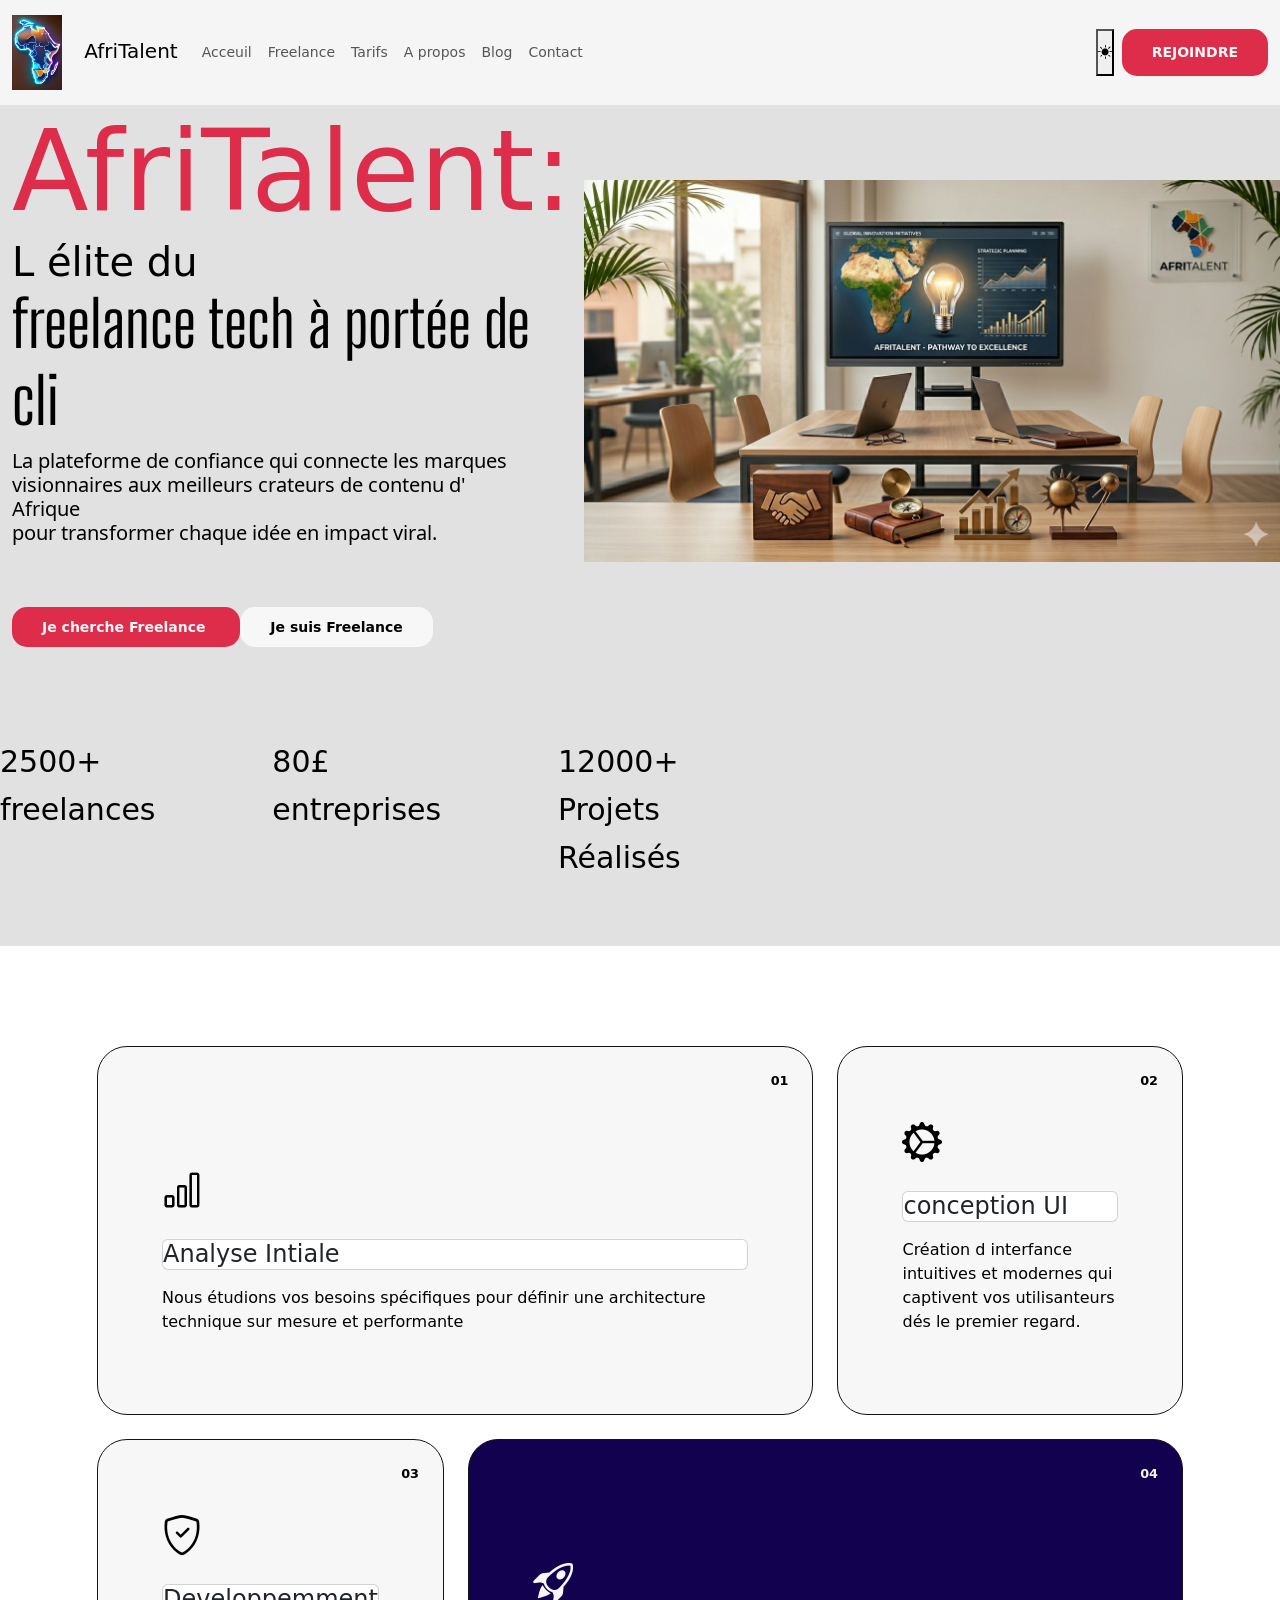
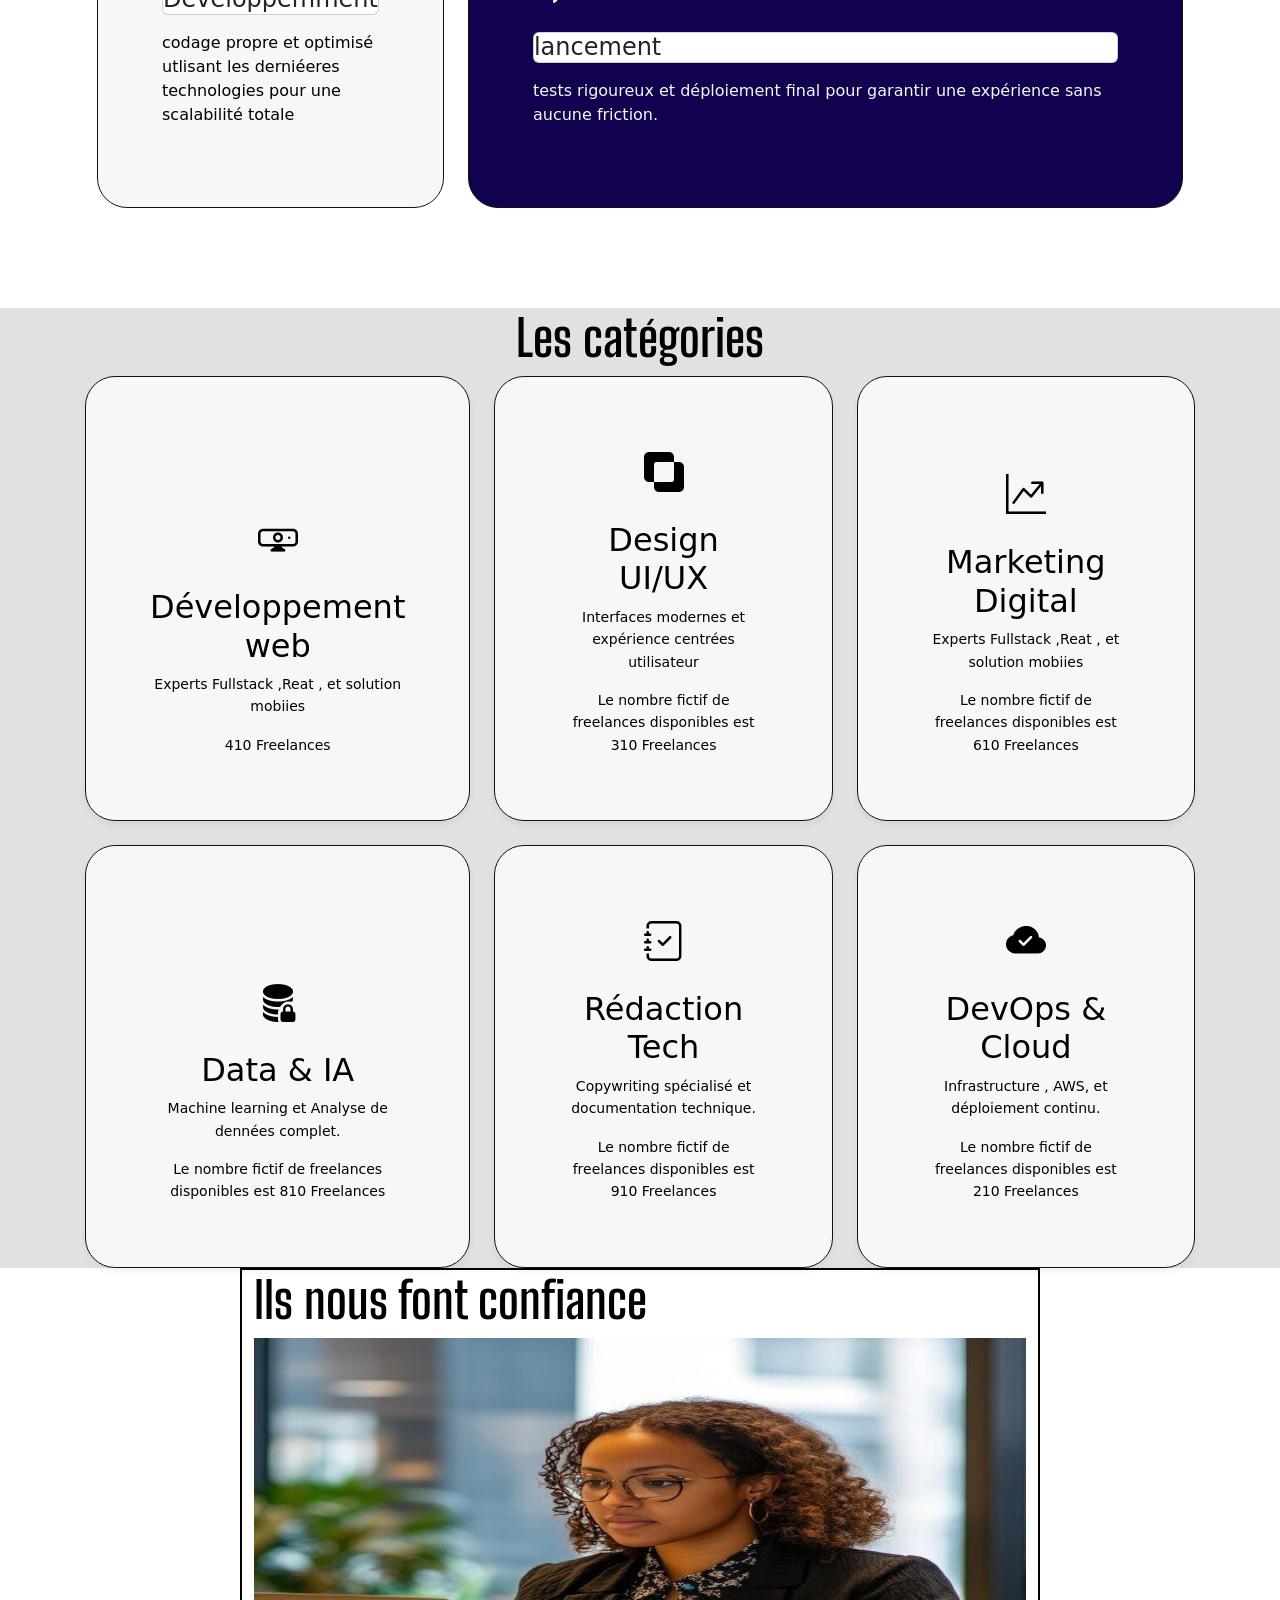
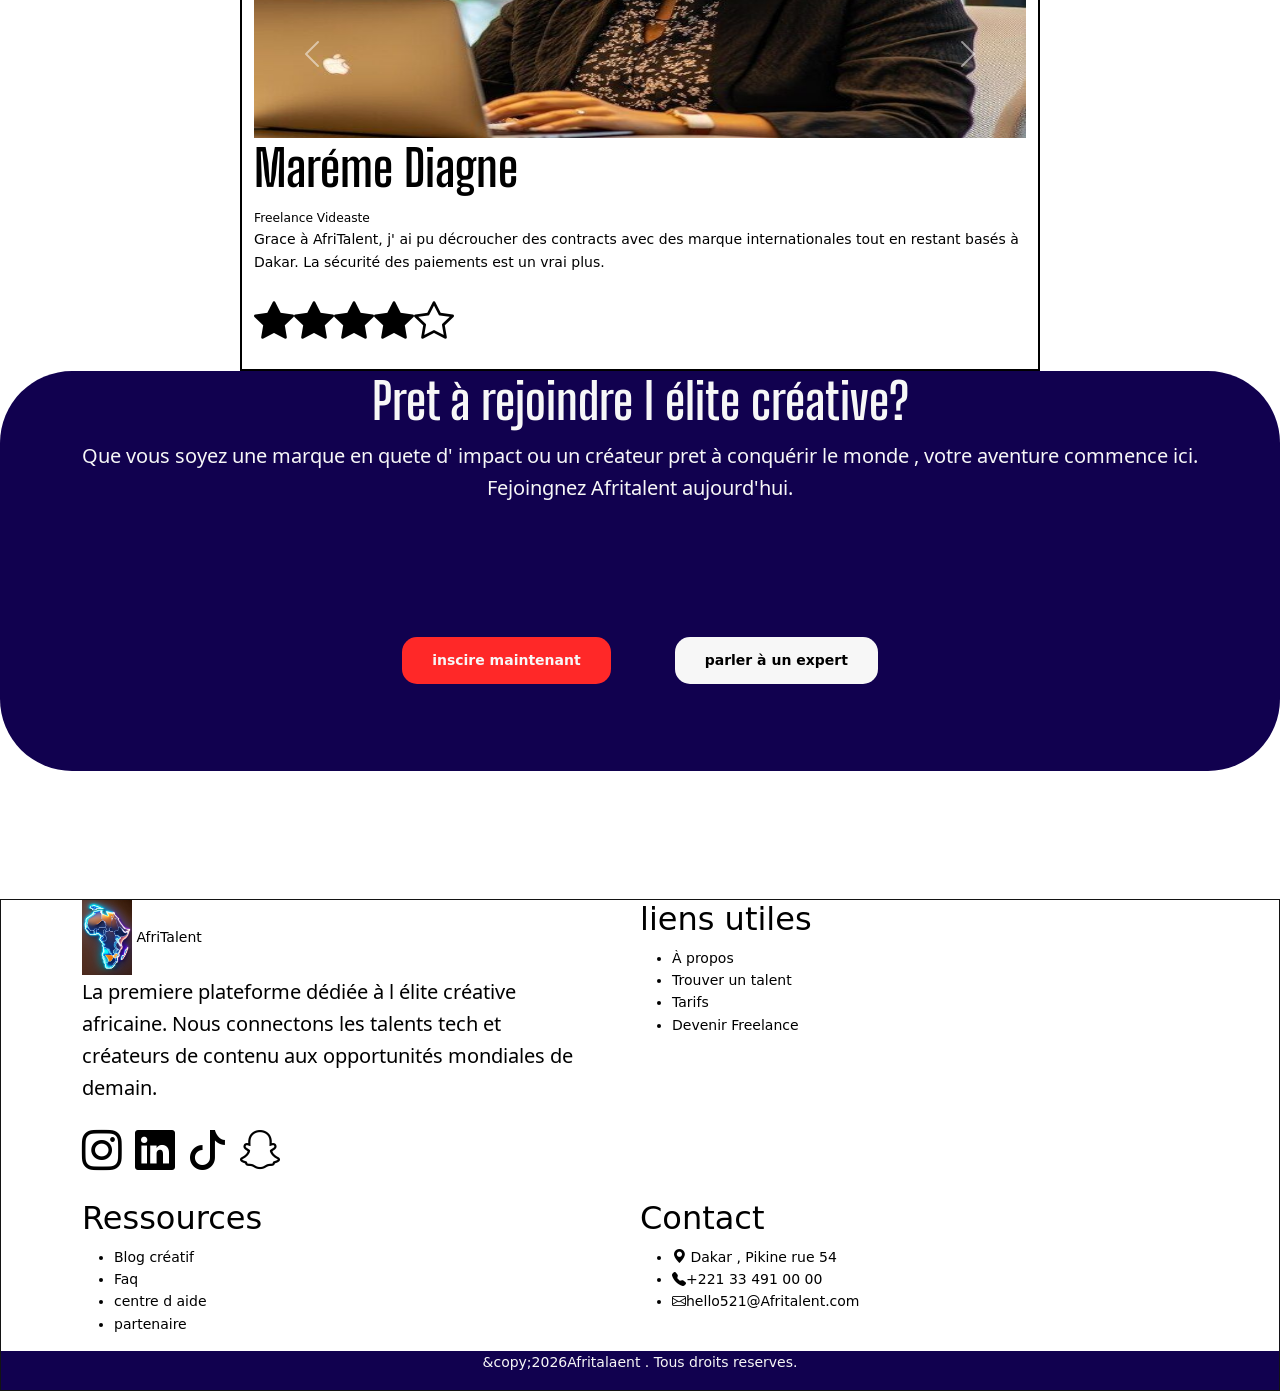
<file: index.html>
<!DOCTYPE html>
<html lang="fr">

<head>
  <meta charset="UTF-8">
  <meta name="viewport" content="width=device-width, initial-scale=1.0">
  <title>Afritalent</title>
  <link rel="stylesheet" href="bootstrap5/bootstrap-5.3.8-dist/bootstrap-5/css/bootstrap.css">
  <link rel="stylesheet" href="css/style.css">
</head>

<body>
  <header class="navbar navbar-expand-lg bg ">
    <div class="container-fluid">
      <a class="navbar-brand" href="#"> <img src="image/logo1.jpg" class="navbar-brand im" alt="logo1">
        AfriTalent</a>
      <button class="navbar-toggler" type="button" data-bs-toggle="collapse" data-bs-target="#navbarNavDropdown"
        aria-controls="navbarNavDropdown" aria-expanded="false" aria-label="Toggle navigation">
        <span class="navbar-toggler-icon"></span>
      </button>
      <div class="collapse navbar-collapse" id="navbarNavDropdown">
        <ul class="navbar-nav">
          <li class="nav-item">
            <a class="nav-link " aria-current="page" href="index.html">Acceuil</a>
          </li>
          <li class="nav-item">
            <a class="nav-link" href="freelances.html">Freelance</a>
          </li>
          <li class="nav-item">
            <a href="tarifs.html" class="nav-link">Tarifs</a>
          </li>
          <li class="nav-item">
            <a href="about.html" class="nav-link">A propos</a>
          </li>
          <li class="nav-item">
            <a href="#" class="nav-link">Blog</a>
          </li>
          <li class="nav-item">
            <a href="contact.html" class="nav-link ">Contact</a>
          </li>
        </ul>
      </div>
      <div class="d-grid gap-2 d-md-flex justify-content-md-end">
        <button id="btn"><i class="bi bi-brightness-high-fill"></i></button>
        <a href="contact.html" class="CTA-btn">REJOINDRE</a>
      </div>
    </div>
  </header>
  <!-- section de hero -->
  <section class="">
    <div class="hero">
      <div class="container">
        <!--colonne de text a gauche-->
        <div class="hero-texte-gauche">
          <h1 class="hero-h1">
            <span class="text scrolled-brand">AfriTalent:</span> L élite du <span class="gradient-text">freelance tech à
              portée de cli</span>
          </h1>
          <h2 class="hero-h2">La plateforme de confiance qui connecte les marques <br>
            visionnaires aux meilleurs crateurs de contenu
            d' Afrique <br>pour transformer chaque idée en impact viral.</h2>
          <div class="hero-btn-cta">
            <!--les 2 bontons -->
            <a href="freelances.html" class="CTA-btn"> Je cherche Freelance </a>
            <a href="about.html" class="CTA-white"> Je suis Freelance </a>
          </div>
          <!--les compteurs-->
        </div>
      </div>
      <div class="hero-image">
        <img src="image/arriére.png" alt="l image de l AfriTalent" class="hero-img">
      </div>
      <div class="illustration">
        <div>
          <span class="statistique" data-prefix="+" data-suffix="+" data-target="2500">+0</span>
          <p>freelances</p>
        </div>
        <div>
          <span class="statistique" data-prefix="£" data-target="80" data-suffix="£">0%</span>
          <p>entreprises</p>
        </div>
        <div>
          <span class="statistique" data-target="12000" data-prefix="+" data-suffix="+">+0</span>
          <P>Projets Réalisés</P>
        </div>
      </div>
    </div>
  </section>

  <!--comment ca marche  -->
  <section class="carte-section">
    <div class="container">
      <div class="row">
        <div class="bento-grid fades">
          <!--1-->
          <div class="bento-carte card-1 card-large">
            <span class="number">01</span>
            <div class="icon">
              <i class="bi bi-bar-chart"></i>
            </div>
            <h3 class="card">Analyse Intiale</h3>
            <p class="card-p">Nous étudions vos besoins spécifiques pour définir une architecture
              technique sur mesure et performante </p>
          </div>
          <!--2-->
          <div class="bento-carte card-2 card-tall">
            <span class="number">02</span>
            <div class="icon"><i class="bi bi-gear-wide-connected"></i>
            </div>
            <h3 class="card">conception UI</h3>
            <p class="card-p"> Création d interfance intuitives et modernes qui
              captivent vos utilisanteurs dés le premier regard.
            </p>
          </div>
          <!--3-->
          <div class="bento-carte card-3 card-wide">
            <span class="number">03</span>
            <div class="icon">
              <i class="bi bi-shield-check"></i>
            </div>
            <h3 class="card">Developpemment</h3>
            <p class="card-p"> codage propre et optimisé utlisant les derniéeres technologies
              pour une scalabilité totale
            </p>
          </div>
          <!--4-->
          <div class="bento-carte card-4 card-small">
            <span class="number">04</span>
            <div class="icon">
              <i class="bi bi-rocket-takeoff"></i>
            </div>
            <h3 class="card">lancement</h3>
            <p class="card-p">tests rigoureux et déploiement final pour garantir une
              expérience sans aucune friction.
            </p>
          </div>
        </div>
      </div>
    </div>
  </section>
  <!--catégorie de service -->
  <section class="carte-section sec">
    <h2 class="police-h2 h">Les catégories</h2>
    <div class="bento-grid fades">
      <!--1 carte-->
      <div class="catégories">
        <div class="icon"><i class="bi bi-webcam"></i></div>
        <h2> Développement web </h2>
        <p>Experts Fullstack ,Reat , et solution mobiies</p>
        <div>
          <span class="free">410 Freelances</span>
        </div>
      </div>
      <!--2 carte-->
      <div class=" catégories">
        <div class="icon"><i class="bi bi-exclude"></i></div>
        <h2> Design UI/UX </h2>
        <p>Interfaces modernes et expérience centrées utilisateur</p>
        <div>
          <span>Le nombre fictif de freelances disponibles est 310 Freelances</span>
        </div>
      </div>
      <!--3 carte-->
      <div class="catégories">
        <div class="icon"><i class="bi bi-graph-up-arrow"></i></div>
        <h2> Marketing Digital </h2>
        <p>Experts Fullstack ,Reat , et solution mobiies</p>
        <div>
          <span>Le nombre fictif de freelances disponibles est 610 Freelances</span>
        </div>
      </div>
      <!--4 carte-->
      <div class="catégories">
        <div class="icon"><i class="bi bi-database-fill-lock"></i></div>
        <h2> Data & IA </h2>
        <p>Machine learning et Analyse de dennées complet.</p>
        <div>
          <span>Le nombre fictif de freelances disponibles est 810 Freelances</span>
        </div>
      </div>
      <!--5 carte-->
      <div class="catégories">
        <div class="icon"><i class="bi bi-journal-check"></i></div>
        <h2> Rédaction Tech </h2>
        <p>Copywriting spécialisé et documentation technique.</p>
        <div>
          <span>Le nombre fictif de freelances disponibles
            est 910 Freelances</span>
        </div>
      </div>
      <!--6 carte-->
      <div class="catégories">
        <div class="icon"><i class="bi bi-cloud-check-fill"></i></div>
        <h2> DevOps & Cloud </h2>
        <p>Infrastructure , AWS, et déploiement continu.</p>
        <div>
          <span>Le nombre fictif de freelances disponibles est 210 Freelances</span>
        </div>
      </div>
    </div>
  </section>
  <!--témoignages-->
  <section class="container espace fades">
    <h2 class="police-h2">Ils nous font confiance</h2>
    <div id="carouselExampleRide" class="carousel slide" data-bs-ride="true">
      <div class="carousel-inner">
        <div class="carousel-item active">
          <img src="image/MAREME.jpg" class="d-block w-100" alt="le photo de MAREME">
          <h2 class="police-h2">Maréme Diagne</h2>
          <SMall class="">Freelance Videaste </SMall>
          <p>Grace à AfriTalent, j' ai pu décroucher des contracts avec des marque internationales tout en restant basés
            à Dakar. La sécurité des paiements est un vrai plus. </p>
          <div class="icon">
            <i class="bi bi-star-fill"></i><i class="bi bi-star-fill"></i><i class="bi bi-star-fill"></i><i
              class="bi bi-star-fill"></i><i class="bi bi-star"></i>
          </div>
        </div>
        <div class="carousel-item">
          <img src="image/SALIOU.jpg" class="d-block w-100" alt="le photo de Saliou Directeur">
          <h2 class="police-h2">Saliou Sarr</h2>
          <SMall class="">Directeur Agance Tech </SMall>
          <p>La qualité des profils sur AfriTalent est exceptionelle. Nous avons trouvé notre lead DESIGNER en moins de
            48h. Un gain de temps incroyable. </p>
          <div class="icon">
            <i class="bi bi-star-fill"></i><i class="bi bi-star-fill"></i><i class="bi bi-star-fill"></i><i
              class="bi bi-star-fill"></i><i class="bi bi-star"></i>
          </div>
        </div>
        <div class="carousel-item">
          <img src="image/image-jo.jpeg" class="d-block w-100" alt="le photo de Moutapha">
          <h2 class="police-h2">Moutapha</h2>
          <SMall class="">UI/UX DESIGNER </SMall>
          <p> Une plateforme intuitive qui valorise en fin l' expertise africaine.Je recommande à tous les créateurs qui
            veulent passer au niveau supérieur.</p>
          <div class="icon">
            <i class="bi bi-star-fill"></i><i class="bi bi-star-fill"></i><i class="bi bi-star-fill"></i><i
              class="bi bi-star-fill"></i><i class="bi bi-star"></i>
          </div>
        </div>
      </div>
      <button class="carousel-control-prev" type="button" data-bs-target="#carouselExampleRide" data-bs-slide="prev">
        <span class="carousel-control-prev-icon" aria-hidden="true"></span>
        <span class="visually-hidden">Previous</span>
      </button>
      <button class="carousel-control-next" type="button" data-bs-target="#carouselExampleRide" data-bs-slide="next">
        <span class="carousel-control-next-icon" aria-hidden="true"></span>
        <span class="visually-hidden">Next</span>
      </button>
    </div>
  </section>
  <!--action-->
  <section class="action">
    <!--overlay pour la lisibilité-->
    <div class="container">
      <div class="overlay ">
        <h2 class="police-h2 h">Pret à rejoindre l élite créative?</h2>
        <p class="overlay1">Que vous soyez une marque en quete d' impact ou un créateur pret à conquérir le monde ,
          votre aventure commence ici.
          Fejoingnez Afritalent aujourd'hui.
        </p>
        <div class="cta">
          <a href="contact.html" class="CTA-btn btn1 ">inscire maintenant</a>
          <a href="" class="CTA-white ">parler à un expert </a>
        </div>
      </div>
    </div>
  </section>
  <!-- footer -->
  <footer class=" footer">
    <div class=" container">
      <div class=" footer1">
        <!--clonne 1: AfriTalent -->
        <div class="col-12 ">
          <a class="navbar-brand" href="#"> <img src="image/logo1.jpg" class="navbar-brand im" alt="logo1">
            AfriTalent</a>
          <p class="hero-h2">La premiere plateforme dédiée à l élite créative africaine. Nous connectons les talents
            tech et créateurs de contenu aux opportunités mondiales de demain.
          </p>
          <div class="icon">
            <a href="https://www.instagram.com/mya_64456?igsh=MWk5bGZ3a2wxcm9waQ==&utm_source=ig_contact_invite"> <i
                class="bi bi-instagram"></i> </a>
            <a href="https://www.linkedin.com/in/amy-sylla-b53735407/"><i class="bi bi-linkedin"></i></a>
            <a href="https://www.tiktok.com/@myachou745"> <i class="bi bi-tiktok"></i></a>
            <a href="https://snapchat.com/t/RGjS8os4"> <i class="bi bi-snapchat"></i></a>
          </div>
        </div>
        <!--liens utiles-->
        <div class="col-12">
          <h2 class="CT-h2">liens utiles</h2>
          <div class="">
            <ul class="">
              <li><a href="about.html" class=""> À propos</a></li>
              <li> <a href="freelances.html" class="">Trouver un talent </a></li>
              <li><a href="tarifs.html" class=""> Tarifs</a></li>
              <li><a href="contact.html" class="">Devenir Freelance</a></li>
            </ul>
          </div>
        </div>
        <!--colonne3 :ressources-->
        <div class="col-12">
          <h2 class="CT-h2">Ressources</h2>
          <ul>
            <li class=""><a href="" class="">Blog créatif</a></li>
            <li class=""><a href="" class="">Faq</a>
            </li>
            <li class=""><a href="" class="">centre d aide </a></li>
            <li class=""><a href="" class="">partenaire</a></li>
          </ul>
        </div>
        <!--colonne : Contact -->
        <div class="col-12">
          <h2 class="CT-h2">Contact
          </h2>
          <ul>
            <li>
              <i class="bi bi-geo-alt-fill"></i>
              Dakar , Pikine rue 54
            </li>
            <li>
              <i class="bi bi-telephone-fill"></i>+221 33 491 00 00
            </li>
            <li>
              <i class="bi bi-envelope"></i>hello521@Afritalent.com
            </li>
          </ul>
        </div>
      </div>
    </div>
    <div class="centre">
      <hr>
      <p id="copyright"></p>
    </div>
  </footer>
  <!--bouton de retour-->
  <BUtton class="back-to-top" id="backtotop" aria-label="retour en haut"><i class="bi bi-arrow-up"></i></BUtton>
  <!--js de bootstrap-->
  <script src="bootstrap5/bootstrap-5.3.8-dist/bootstrap-5/js/bootstrap.bundle.js"></script>
  <!--js-->
  <script src="js/main.js"></script>
</body>

</html>
</file>
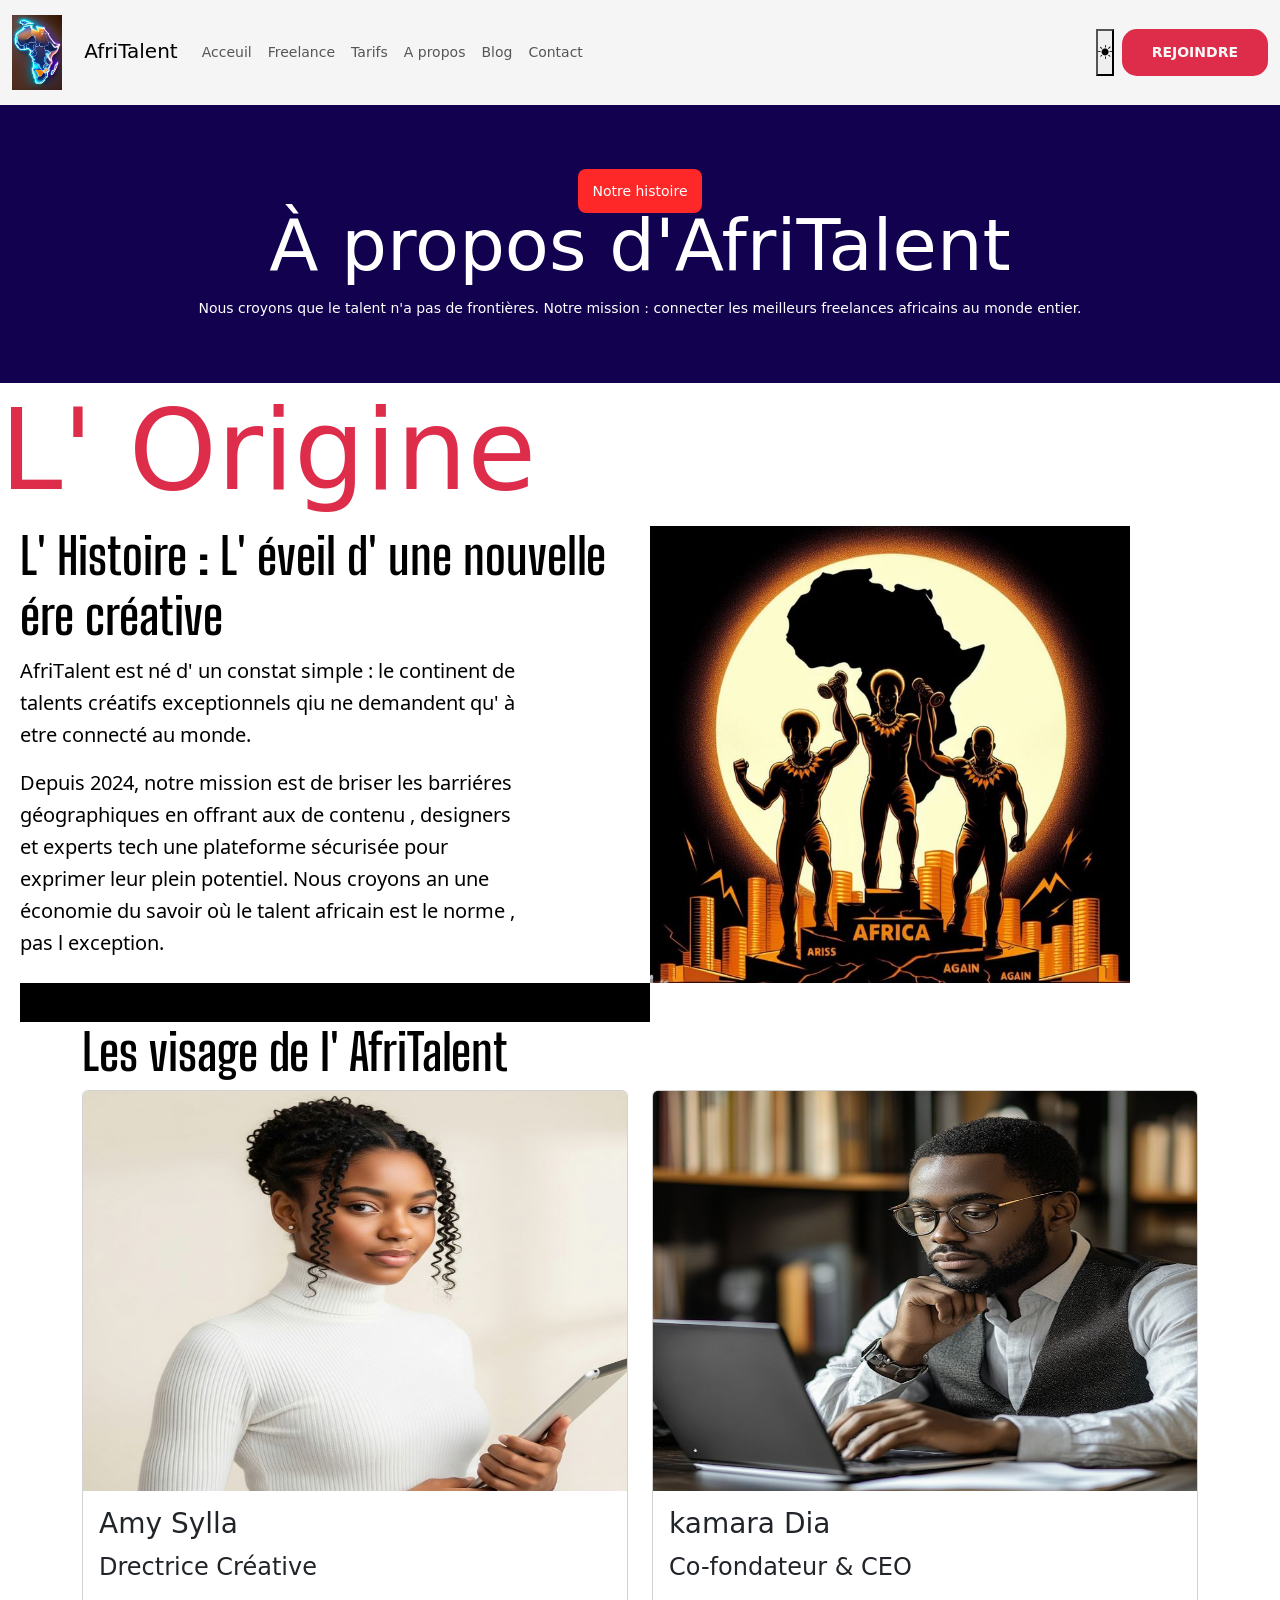
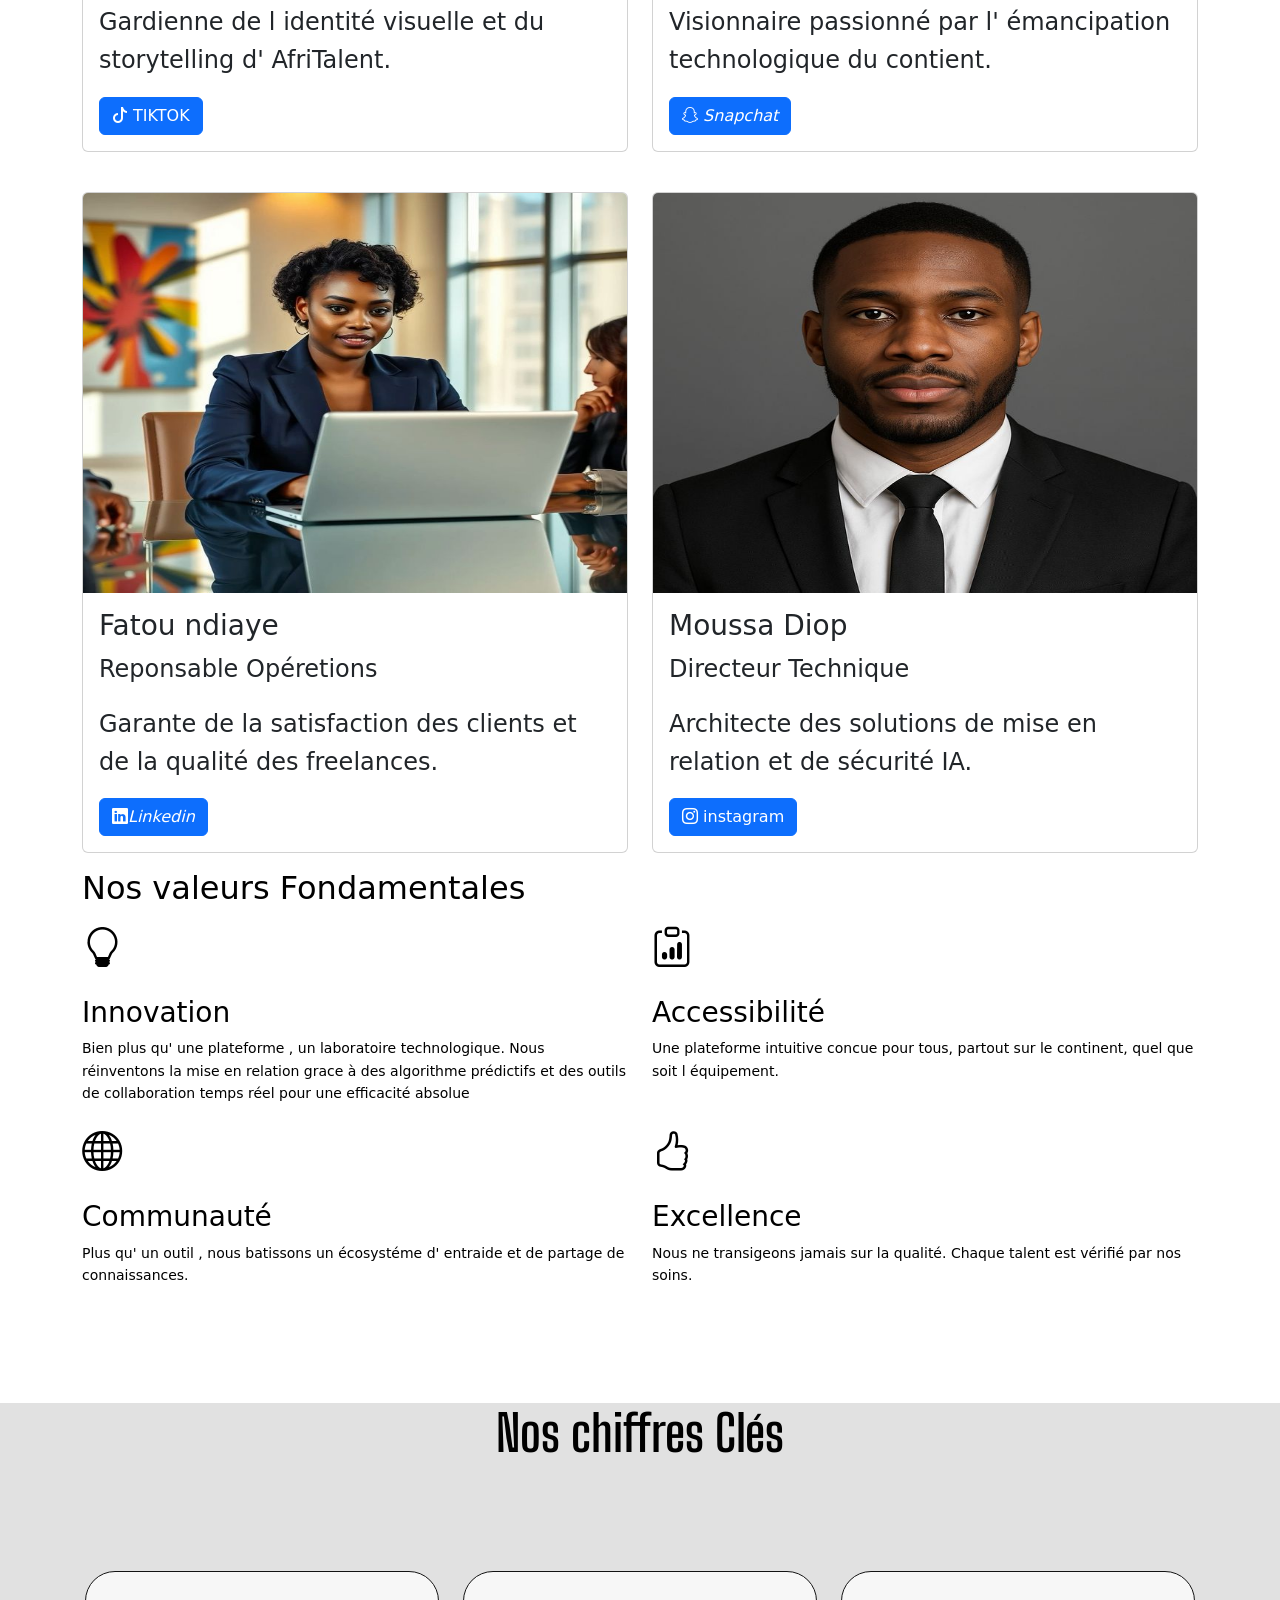
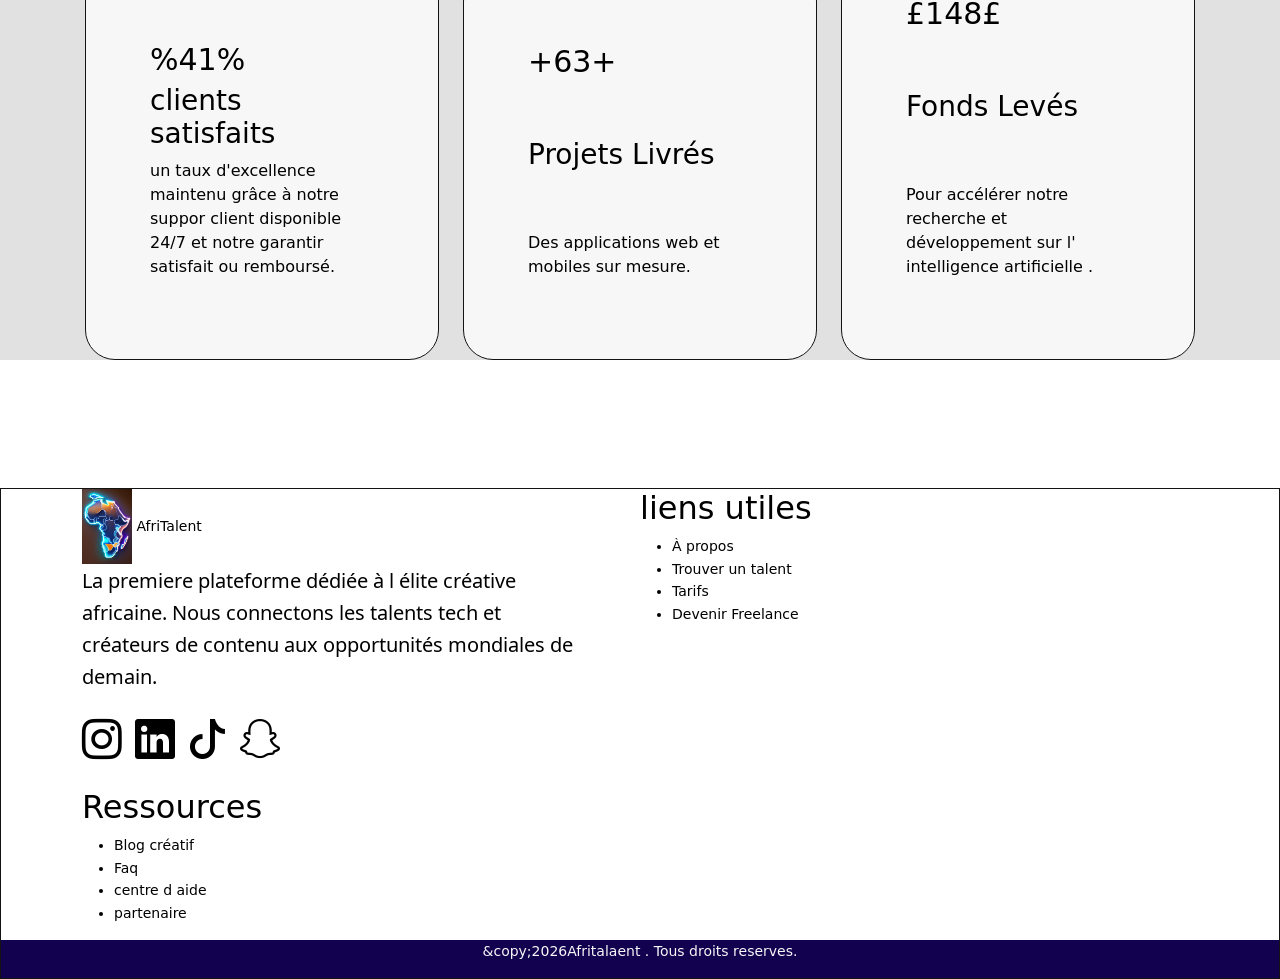
<file: about.html>
<!DOCTYPE html>
<html lang="fr">

<head>
  <meta charset="UTF-8">
  <meta name="viewport" content="width=device-width, initial-scale=1.0">
  <title>Afritalent</title>
  <link rel="stylesheet" href="bootstrap5/bootstrap-5.3.8-dist/bootstrap-5/css/bootstrap.css">
  <link rel="stylesheet" href="css/style.css">
</head>

<body>
  <header class="navbar navbar-expand-lg bg">
    <div class="container-fluid">
      <a class="navbar-brand" href="#"> <img src="image/logo1.jpg" class="navbar-brand im" alt="logo1" >
        AfriTalent</a>
      <button class="navbar-toggler" type="button" data-bs-toggle="collapse" data-bs-target="#navbarNavDropdown"
        aria-controls="navbarNavDropdown" aria-expanded="false" aria-label="Toggle navigation">
        <span class="navbar-toggler-icon"></span>
      </button>

      <div class="collapse navbar-collapse" id="navbarNavDropdown">
        <ul class="navbar-nav">
          <li class="nav-item">

            <a class="nav-link " aria-current="page" href="index.html">Acceuil</a>
          </li>
          <li class="nav-item">
            <a class="nav-link" href="freelances.html">Freelance</a>
          </li>
          <li class="nav-item">
            <a href="tarifs.html" class="nav-link">Tarifs</a>
          </li>
          <li class="nav-item">
            <a href="about.html" class="nav-link">A propos</a>
          </li>
          <li class="nav-item">
            <a href="#" class="nav-link">Blog</a>
          </li>
          <li class="nav-item">
            <a href="contact.html" class="nav-link ">Contact</a>
          </li>
        </ul>

      </div>
      <div class="d-grid gap-2 d-md-flex">
        <button id="btn"><i class="bi bi-brightness-high-fill"></i></button>
        <a href="freelances.html" class="CTA-btn">REJOINDRE</a>
      </div>
    </div>
  </header>
  <section class="page-hero">
    <div class="container">
      <span class="page-hero-p">Notre histoire</span>
      <h1>À propos d'AfriTalent</h1>
      <p>Nous croyons que le talent n'a pas de frontières. Notre mission : connecter les meilleurs freelances africains
        au monde entier.</p>
    </div>
  </section>
  <section>
    <!-- historique-->
    <h2 class=" text-or">L' Origine</h2>
    <div class="historique ">
      <div class="his">
        <div class="bloc-gauche">
          <h1 class="police-h2">L' Histoire : L' éveil d' une nouvelle ére créative</h1>
          <p class="hero-h2">AfriTalent est né d' un constat simple : le continent de talents créatifs exceptionnels qiu
            ne demandent qu' à etre connecté au monde.
          </p>
          <p class="hero-h2">
            Depuis 2024, notre mission est de briser les barriéres géographiques en offrant aux de contenu , designers
            et experts tech une plateforme sécurisée pour exprimer leur plein potentiel. Nous croyons an une économie du
            savoir où
            le talent africain est le norme , pas l exception.
          </p>
        </div>
        <!--image historique-->
        <img src="image/histoeique.jpg" alt="l image de l histoire" class="img">
        <!--petit badge flottant style 2026-->
        <span class="his1">100% African Pride</span>
      </div>
    </div>
  </section>
  <!-- carte -->
  <section class="container">
    <h2 class="police-h2">Les visage de l' AfriTalent</h2>
    <div class="row row-cols-1 row-cols-md-2 g-4">
      <!--1 carte -->
      <div class="col fades">
        <div class="card">
          <img src="image/African_Lady_On_Turtleneck_Dress_Holding_A_Tab.jpg" class="card-img-top" alt="l image de Amy sylla ">
          <div class="card-body">
            <h3 class="card-title">Amy Sylla</h3>
            <p class="card-text">Drectrice Créative</p>
            <p class="card-text">Gardienne de l identité visuelle et du storytelling d' AfriTalent.</p>
            <div>
              <a href="https://www.tiktok.com/@myachou745" class="btn btn-primary"> <i class="bi bi-tiktok"></i>
                TIKTOK</a>
            </div>
          </div>
        </div>
      </div>
      <!--2 carte -->
      <div class="col fades">
        <div class="card">
          <img src="image/SALIOU.jpg" class="card-img-top" alt="photo de kamara ">
          <div class="card-body">
            <h3 class="card-title">kamara Dia</h3>
            <p class="card-text">Co-fondateur & CEO</p>
            <p class="card-text">Visionnaire passionné par l' émancipation technologique du contient.</p>
            <div>
              <a href="https://snapchat.com/t/RGjS8os4" class="btn btn-primary"> <i class="bi bi-snapchat">
                  Snapchat</i></a>
            </div>
          </div>
        </div>
      </div>
      <!-- 3 carte -->
      <div class="col fades">
        <div class="card">
          <img src="image/Khoudia_sylla.jpg" class="card-img-top" alt="photo de khoudia">
          <div class="card-body">
            <h3 class="card-title">Fatou ndiaye</h3>
            <p class="card-text">Reponsable Opéretions</p>
            <p class="card-text">Garante de la satisfaction des clients et de la qualité des freelances.</p>
            <div>
              <a href="https://www.linkedin.com/in/amy-sylla-b53735407/" class="btn btn-primary"><i
                  class="bi bi-linkedin">Linkedin</i></a>
            </div>
          </div>
        </div>
      </div>
      <!--  4 carte -->
      <div class="col fades">
        <div class="card">
          <img src="image/alioune.jpg" class="card-img-top" alt="image d alioune ">
          <div class="card-body">
            <h3 class="card-title">Moussa Diop </h3>
            <p class="card-text">Directeur Technique</p>
            <p>Architecte des solutions de mise en relation et de sécurité IA.</p>
            <div class="card-text">
              <a href=" https://www.instagram.com/mya_64456?igsh=MWk5bGZ3a2wxcm9waQ==&utm_source=ig_contact_invite"
                class="btn btn-primary"> <i class="bi bi-instagram"></i> instagram </a>
            </div>
          </div>
        </div>
      </div>
    </div>
  </section>
  <!--nos valeurs-->
  <section class="container fades">
    <h2>Nos valeurs Fondamentales</h2>
    <div class="row">
      <!--innovation -->
      <div class="col-md-6 ms-auto">
        <div class="icon">
          <i class="bi bi-lightbulb"></i>
        </div>
        <h3>Innovation</h3>
        <p>Bien plus qu' une plateforme , un laboratoire technologique. Nous réinventons la mise en relation grace à des
          algorithme prédictifs et des outils de collaboration temps réel pour une efficacité absolue</p>
      </div>
      <!--Accessibilité-->
      <div class="col-md-6 ms-auto">
        <div class="icon"><i class="bi bi-clipboard-data"></i>
        </div>
        <h3>Accessibilité</h3>
        <p>Une plateforme intuitive concue pour tous, partout sur le continent, quel que soit l équipement.</p>
      </div>
      <!--Communauté-->
      <div class="col-md-6 ms-auto">
        <div class="icon"><i class="bi bi-globe"></i></div>
        <h3>Communauté</h3>
        <p>Plus qu' un outil , nous batissons un écosystéme d' entraide et de partage de connaissances.</p>
      </div>

      <!--Excellence-->
      <div class="col-md-6 ms-auto">
        <div class="icon"><i class="bi bi-hand-thumbs-up"></i></div>
        <h3>Excellence</h3>
        <p>Nous ne transigeons jamais sur la qualité. Chaque talent est vérifié par nos soins.</p>
      </div>
    </div>
  </section>
  <!-- chiffre clé -->
  <section class="carte-section sec">
    <div class="container">
      <h2 class="police-h2 h ">Nos chiffres Clés</h2>
      <div class="bento-grid fades">
        <!-- chiffre clé client -->
        <div class="bento-carte illustration">
          <span class="statistique" data-target="98" data-prefix="%" data-suffix="%">0%</span>
          <h3>clients satisfaits</h3>
          <p class="card-p">un taux d'excellence maintenu grâce à notre suppor client disponible 24/7 et notre garantir
            satisfait ou remboursé.</p>
        </div>
        <!-- chiffre clé projet -->
        <div class="bento-carte illustration">
          <span class="statistique" data-target="150" data-prefix="+" data-suffix="+">0+</span>
          <h3>Projets Livrés</h3>
          <p class="card-p">Des applications web et mobiles sur mesure.</p>
        </div>
        <!-- chiffre clé levés -->
        <div class="bento-carte illustration">
          <span class="statistique" data-target="350" data-prefix="£" data-suffix="£">£ 0k</span>
          <h3>Fonds Levés</h3>
          <p class="card-p">Pour accélérer notre recherche et développement sur l' intelligence artificielle .</p>
        </div>
      </div>
    </div>
  </section>
  <!-- footer -->
  <footer class=" footer">
    <div class=" container">
      <div class=" footer1">
        <!--clonne 1: AfriTalent -->
        <div class="col-12 ">
          <a class="navbar-brand" href="#"> <img src="image/logo1.jpg" class="navbar-brand im" alt="logo1">
            AfriTalent</a>
          <p class="hero-h2">La premiere plateforme dédiée à l élite créative africaine. Nous connectons les talents
            tech et créateurs de contenu aux opportunités mondiales de demain.
          </p>
          <div class="icon">
            <a href="https://www.instagram.com/mya_64456?igsh=MWk5bGZ3a2wxcm9waQ==&utm_source=ig_contact_invite"> <i
                class="bi bi-instagram"></i> </a>
            <a href="https://www.linkedin.com/in/amy-sylla-b53735407/"><i class="bi bi-linkedin"></i></a>
            <a href="https://www.tiktok.com/@myachou745"> <i class="bi bi-tiktok"></i></a>
            <a href="https://snapchat.com/t/RGjS8os4"> <i class="bi bi-snapchat"></i></a>
          </div>
        </div>
        <!--liens utiles-->
        <div class="col-12">
          <h2 class="CT-h2">liens utiles</h2>
          <div class="">
            <ul class="">
              <li><a href="about.html" class=""> À propos</a></li>
              <li> <a href="freelances.html" class="">Trouver un talent </a></li>
              <li><a href="tarifs.html" class=""> Tarifs</a></li>
              <li><a href="contact.html" class="">Devenir Freelance</a></li>
            </ul>
          </div>
        </div>
        <!--colonne3 :ressources-->
        <div class="col-12">
          <h2 class="CT-h2">Ressources</h2>
          <ul>
            <li class=""><a href="" class="">Blog créatif</a></li>
            <li class=""><a href="" class="">Faq</a>
            </li>
            <li class=""><a href="" class="">centre d aide </a></li>
            <li class=""><a href="" class="">partenaire</a></li>
          </ul>
        </div>
      </div>
    </div>
    <div class="centre">
      <hr>
      <p id="copyright"></p>
    </div>
  </footer>
  <BUtton class="back-to-top" id="backtotop" aria-label="retour en haut"><i class="bi bi-arrow-up"></i></BUtton>
  <script src="bootstrap5/bootstrap-5.3.8-dist/bootstrap-5/js/bootstrap.bundle.js"></script>
  <script src="js/main.js"></script>
</body>

</html>
</file>
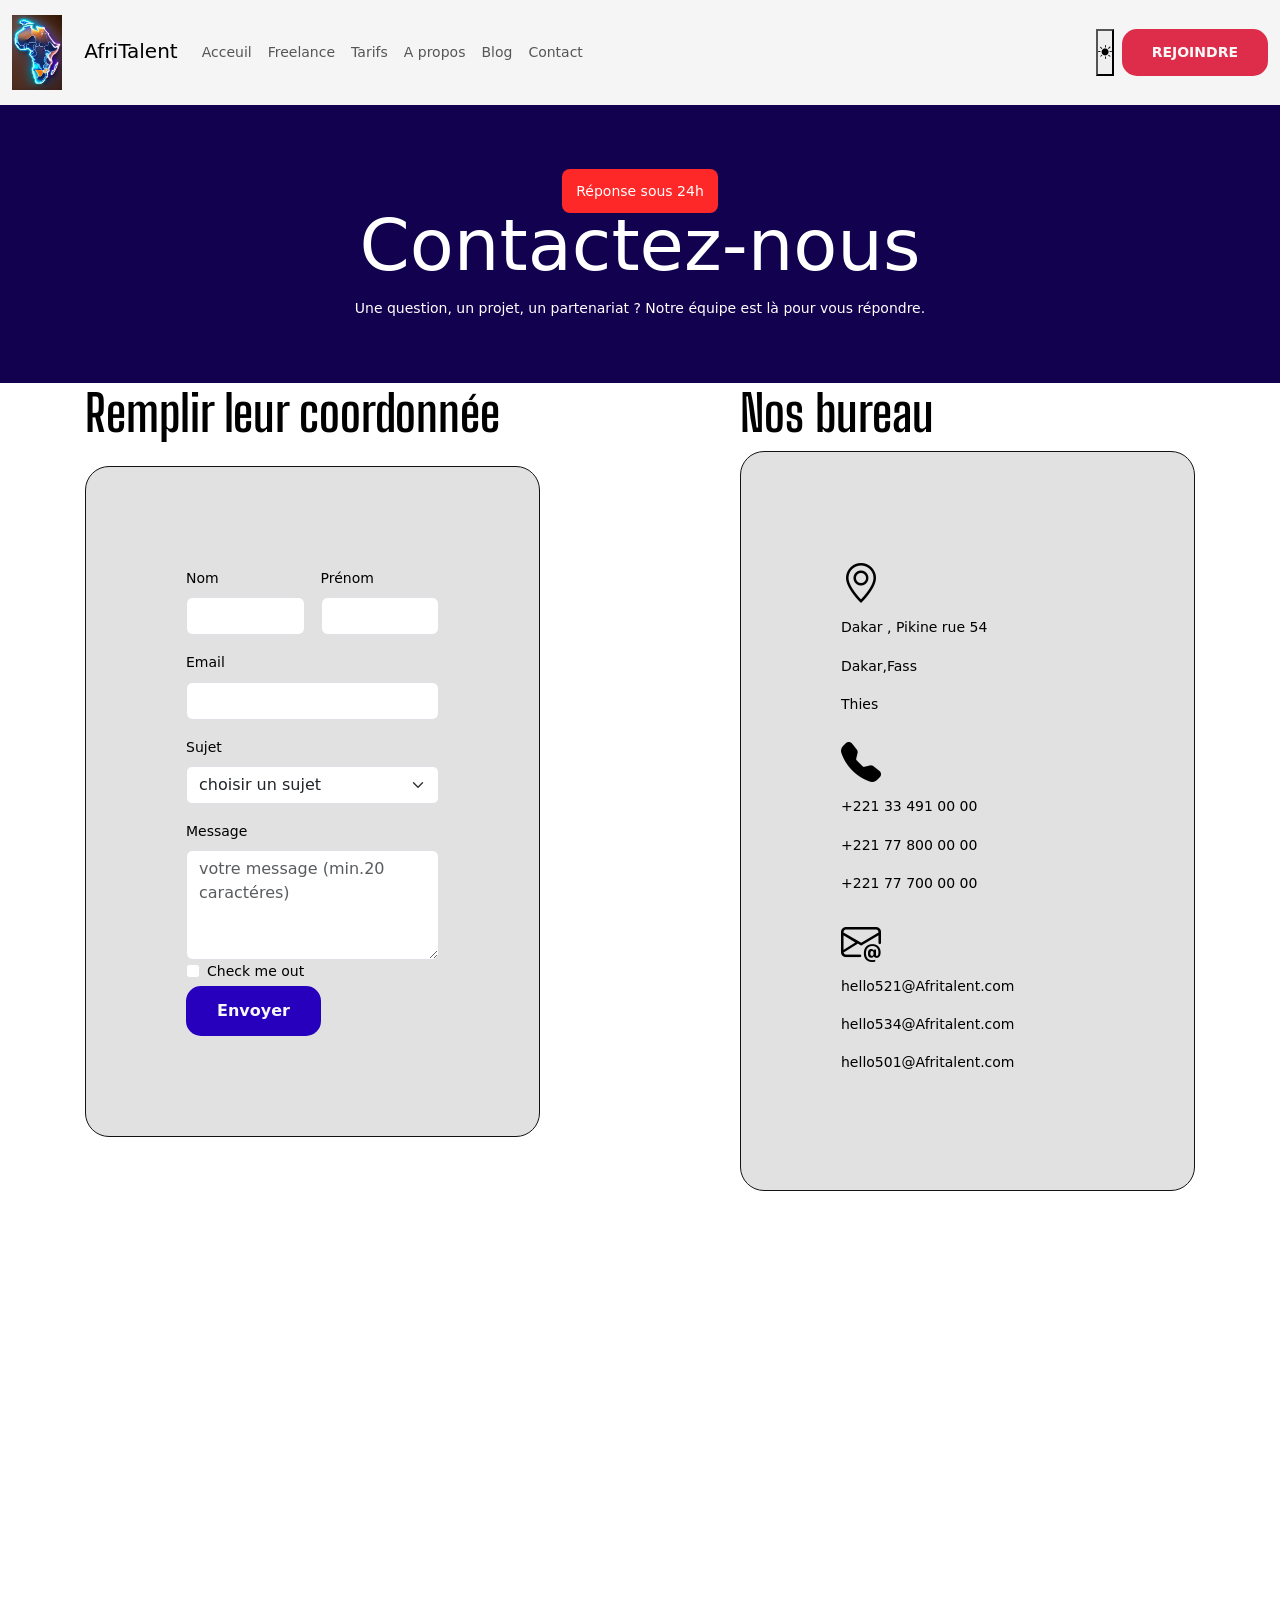
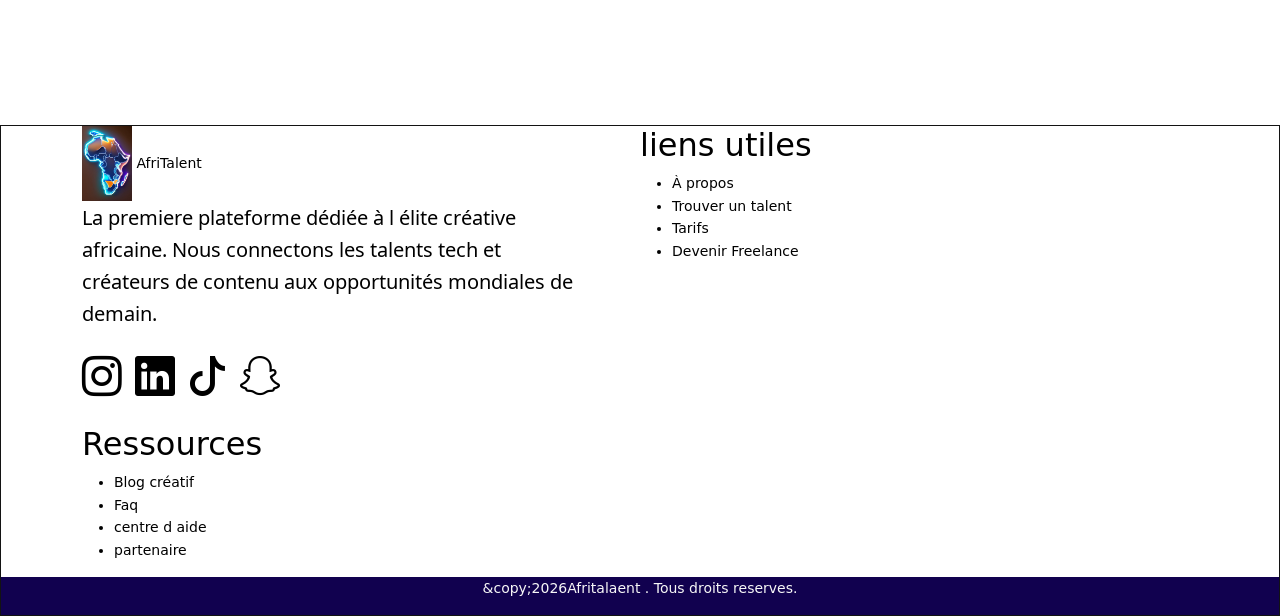
<file: contact.html>
<!DOCTYPE html>
<html lang="fr">

<head>
  <meta charset="UTF-8">
  <meta name="viewport" content="width=device-width, initial-scale=1.0">
  <title>Afritalent</title>
  <link rel="stylesheet" href="bootstrap5/bootstrap-5.3.8-dist/bootstrap-5/css/bootstrap.css">
  <link rel="stylesheet" href="css/style.css">
</head>

<body>
  <header class="navbar navbar-expand-lg bg">
    <div class="container-fluid">
      <a class="navbar-brand" href="#"> <img src="image/logo1.jpg" class="navbar-brand im" alt="logo1">
        AfriTalent</a>
      <button class="navbar-toggler" type="button" data-bs-toggle="collapse" data-bs-target="#navbarNavDropdown"
        aria-controls="navbarNavDropdown" aria-expanded="false" aria-label="Toggle navigation">
        <span class="navbar-toggler-icon"></span>
      </button>

      <div class="collapse navbar-collapse" id="navbarNavDropdown">
        <ul class="navbar-nav">
          <li class="nav-item">

            <a class="nav-link " aria-current="page" href="index.html">Acceuil</a>
          </li>
          <li class="nav-item">
            <a class="nav-link" href="freelances.html">Freelance</a>
          </li>
          <li class="nav-item">
            <a href="tarifs.html" class="nav-link">Tarifs</a>
          </li>
          <li class="nav-item">
            <a href="about.html" class="nav-link">A propos</a>
          </li>
          <li class="nav-item">
            <a href="#" class="nav-link">Blog</a>
          </li>
          <li class="nav-item">
            <a href="contact.html" class="nav-link ">Contact</a>
          </li>
        </ul>

      </div>
      <div class="d-grid gap-2 d-md-flex justify-content-md-end">
        <button id="btn"><i class="bi bi-brightness-high-fill"></i></button>
        <a href="index.html" class="CTA-btn">REJOINDRE</a>
      </div>
    </div>
  </header>
  <!-- PAGE HERO -->
  <section class="page-hero">
    <div class="container">
      <span class="page-hero-p">Réponse sous 24h</span>
      <h1>Contactez-nous</h1>
      <p>Une question, un projet, un partenariat ? Notre équipe est là pour vous répondre.</p>
    </div>
  </section>
  <section class="">
    <div class="section-form ">
      <!--formulaire de contact-->
      <div class="col-12">
        <h2 class="police-h2 ">Remplir leur coordonnée</h2>
        <div class=" form rem">
          <!--form-->
          <form class="contac-form " id="contact-form">
            <div class="row g-3">
              <div class="col-12 col-md-6">
                <div class="mb-3">
                  <label for="nom" class="form-label">Nom</label>
                  <input type="text" class="form-control  coleur" id="nom" required>
                  <div class="invalid-feedback" id="error-nom">Veillez renseigner votre nom </div>
                </div>
              </div>
              <div class="col-12 col-md-6">
                <div class="mb-3">
                  <label for="prenom" class="form-label">Prénom</label>
                  <input type="text" class="form-control coleur" id="prenom" required>
                  <div class="invalid-feedback" id="error-prenom">Veillez renseigner votre prenom </div>
                </div>
              </div>
            </div>
            <div class="mb-3">
              <label for="inputEmail4" class="form-label">Email</label>
              <input type="email" class="form-control coleur" id="inputEmail4" required>
              <div class="invalid-feedback" id="error-email">Veillez saisir une adresse email valide </div>
            </div>
            <!--le sujet-->
            <div class=" form-group-af mb-3">
              <label for="inputState" class="form-label"> Sujet</label>
              <select name="sujet" id="inputState" class="form-select" required>
                <option value selected>choisir un sujet</option>
                <option value="web">Développement Web</option>
                <option value="web">Design UI/UX</option>
                <option value="web">Marketing Digital </option>
                <option value="web">Data& IA</option>
                <option value="Tech"> Rédaction Tech</option>
                <option value="Cloud"> DevOps & Cloud</option>
              </select>
            </div>
            <!--message-->
            <div class="form-group-af">
              <label for="message" class="form-label">Message</label>
              <textarea name="message" id="message" rows="4" placeholder="votre message (min.20 caractéres)"
                class="form-control coleur" required></textarea>
              <div class="invalid-feedback" id="message-error"> votre message doit contenir au moins 20 Caractéres .
              </div>
            </div>
            <div class="form-check">
              <input class="form-check-input" type="checkbox" id="gridCheck">
              <label class="form-check-label" for="gridCheck">
                Check me out
              </label>
              <div class="invalid-feedback">vous devez accepter les conditions pour continuer </div>
            </div>
            <div class="col-12">
              <button type="submit" class="btn  CTA-btn1">Envoyer</button>
            </div>
          </form>
        </div>
        <div id="successMessage" class="alert alert-success mt-3 d-none" role="alert"> merci ! votre message a été
          envoyé
          avec succés à l équipe Afritalent.</div>
      </div>
      <!--nos bureau-->
      <div class="">
        <div class="">
          <h3 class="police-h2">
            Nos bureau
          </h3>
          <div class="rem">
            <div class="">
              <div><i class="bi bi-geo-alt icon"></i>
                <p class="">Dakar , Pikine rue 54</p>
                <p>Dakar,Fass</p>
                <p>Thies </p>
              </div>
              <div><i class="bi bi-telephone-fill icon"></i>
                <p class="">+221 33 491 00 00 </p>
                <p>+221 77 800 00 00 </p>
                <p>+221 77 700 00 00 </p>
              </div>
              <div><i class="bi bi-envelope-at icon"></i>
                <p class="">hello521@Afritalent.com</p>
                <p>hello534@Afritalent.com</p>
                <p>hello501@Afritalent.com</p>
              </div>
            </div>
          </div>
        </div>
      </div>
    </div>
  </section>
  <!--google maps iframe-->
  <iframe
    src="https://www.google.com/maps/embed?pb=!1m14!1m12!1m3!1d30866.58725955767!2d-17.3951428!3d14.750800699999997!2m3!1f0!2f0!3f0!3m2!1i1024!2i768!4f13.1!5e0!3m2!1sfr!2ssn!4v1781741313905!5m2!1sfr!2ssn"
    width="1200" height="400" style="border:0;" allowfullscreen="" loading="lazy"
    referrerpolicy="no-referrer-when-downgrade" class="maps"></iframe>
  <!--footer-->
  <footer class=" footer">
    <div class=" container">
      <div class=" footer1">
        <!--clonne 1: AfriTalent -->
        <div class="col-12 ">
          <a class="navbar-brand" href="#"> <img src="image/logo1.jpg" class="navbar-brand im" alt="logo1">
            AfriTalent</a>
          <p class="hero-h2">La premiere plateforme dédiée à l élite créative africaine. Nous connectons les talents
            tech et créateurs de contenu aux opportunités mondiales de demain.
          </p>
          <div class="icon">
            <a href="https://www.instagram.com/mya_64456?igsh=MWk5bGZ3a2wxcm9waQ==&utm_source=ig_contact_invite"> <i
                class="bi bi-instagram"></i> </a>
            <a href="https://www.linkedin.com/in/amy-sylla-b53735407/"><i class="bi bi-linkedin"></i></a>
            <a href=""> <i class="bi bi-tiktok"></i></a>
            <a href="https://snapchat.com/t/RGjS8os4"> <i class="bi bi-snapchat"></i></a>
          </div>
        </div>
        <!--liens utiles-->
        <div class="col-12">
          <h2 class="CT-h2">liens utiles</h2>
          <div class="">
            <ul class="">
              <li><a href="about.html" class=""> À propos</a></li>
              <li> <a href="freelances.html" class="">Trouver un talent </a></li>
              <li><a href="tarifs.html" class=""> Tarifs</a></li>
              <li><a href="contact.html" class="">Devenir Freelance</a></li>
            </ul>
          </div>
        </div>
        <!--colonne3 :ressources-->
        <div class="col-12">
          <h2 class="CT-h2">Ressources</h2>
          <ul>
            <li class=""><a href="" class="">Blog créatif</a></li>
            <li class=""><a href="" class="">Faq</a>
            </li>
            <li class=""><a href="" class="">centre d aide </a></li>
            <li class=""><a href="" class="">partenaire</a></li>
          </ul>
        </div>

      </div>
    </div>
    <div class="centre">
      <hr>
      <p id="copyright"></p>
    </div>
  </footer>
  <BUtton class="back-to-top" id="backtotop" aria-label="retour en haut"><i class="bi bi-arrow-up"></i></BUtton>
  <script src="bootstrap5/bootstrap-5.3.8-dist/bootstrap-5/js/bootstrap.bundle.js"></script>
  <script src="js/main.js"></script>
</body>

</html>
</file>
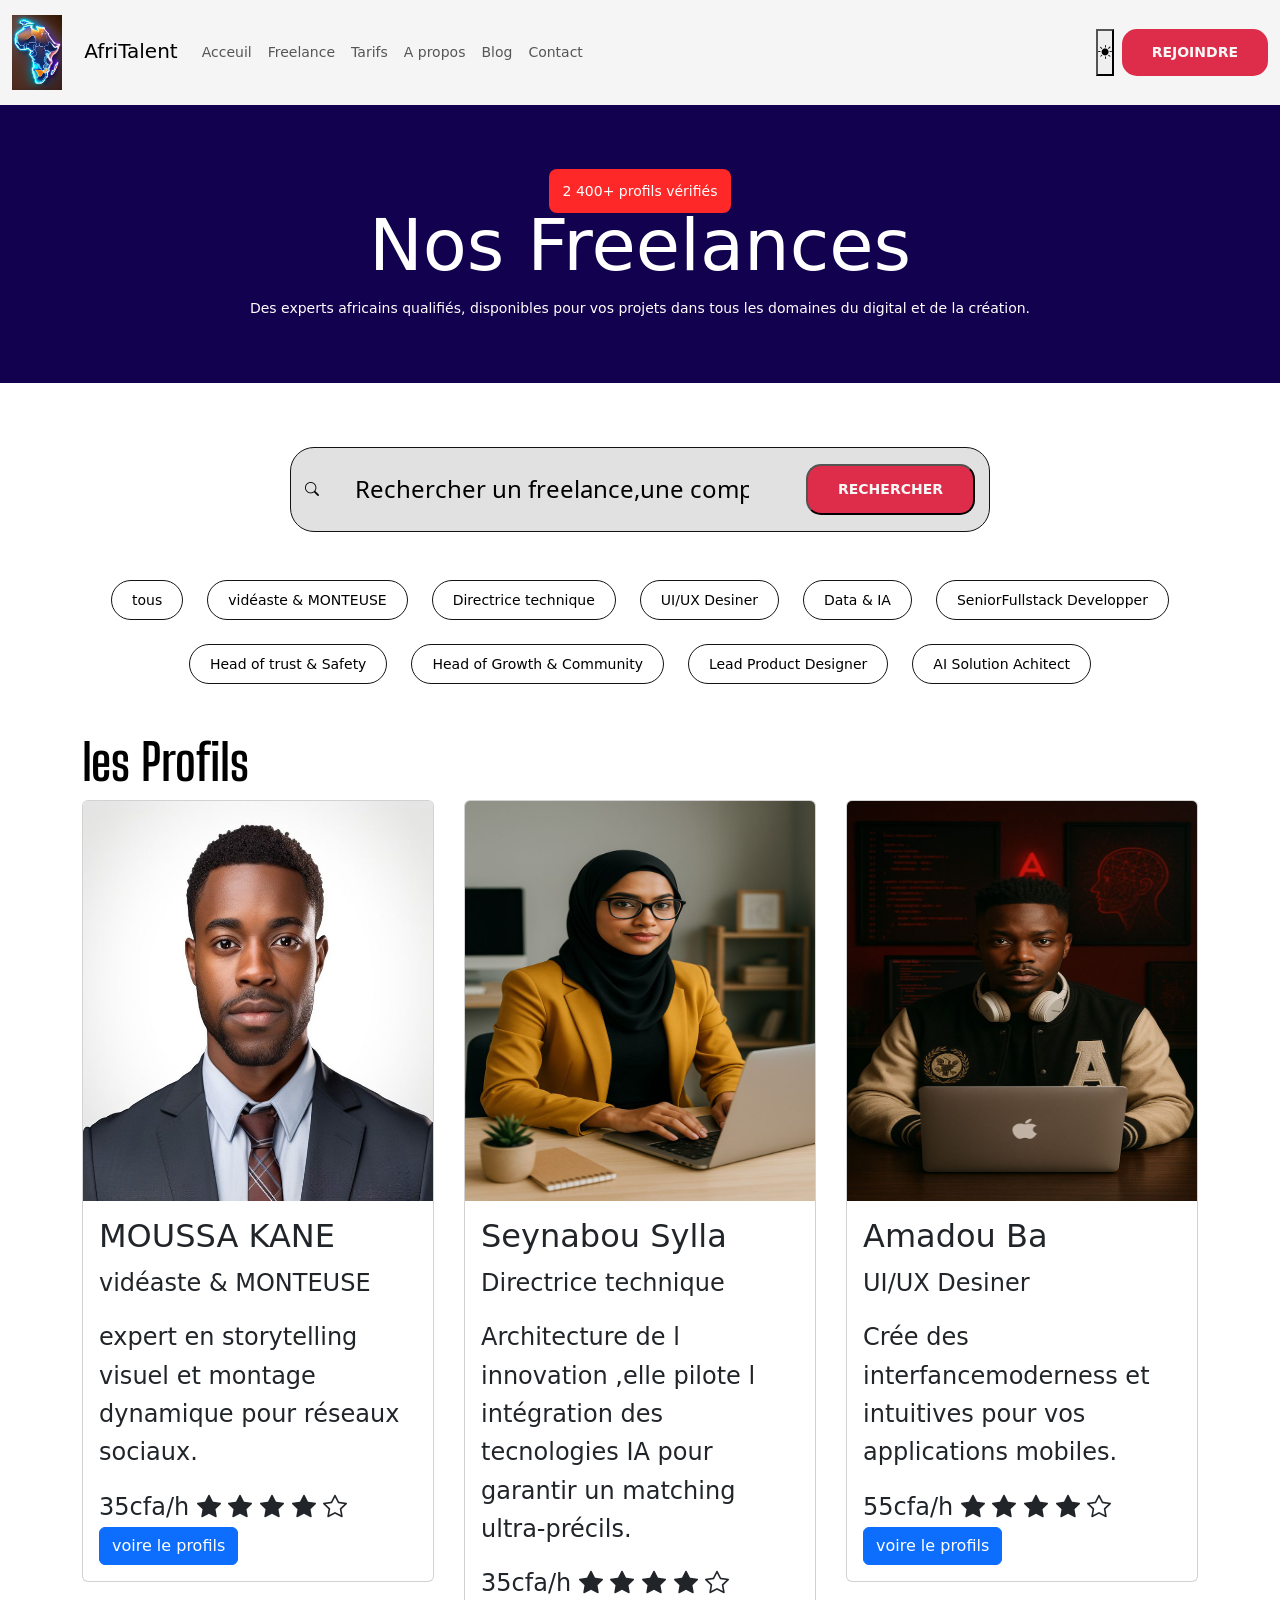
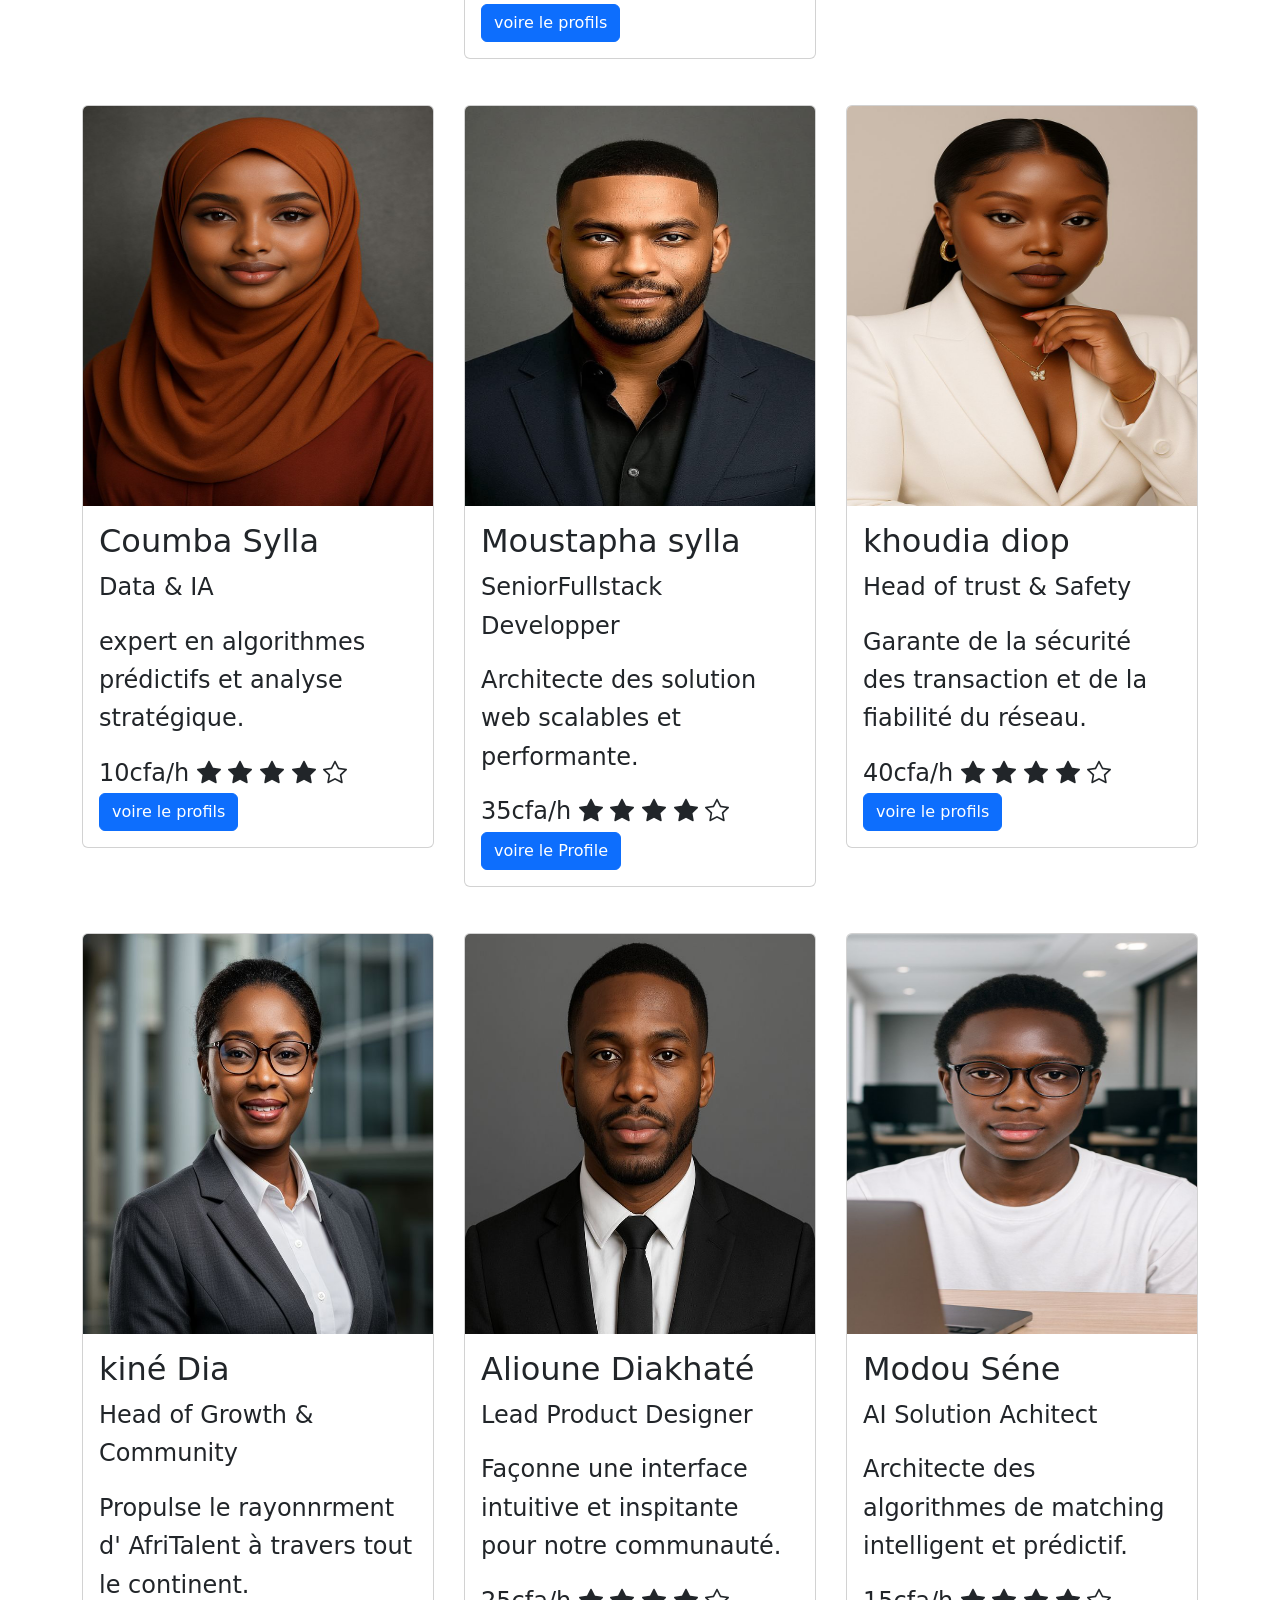
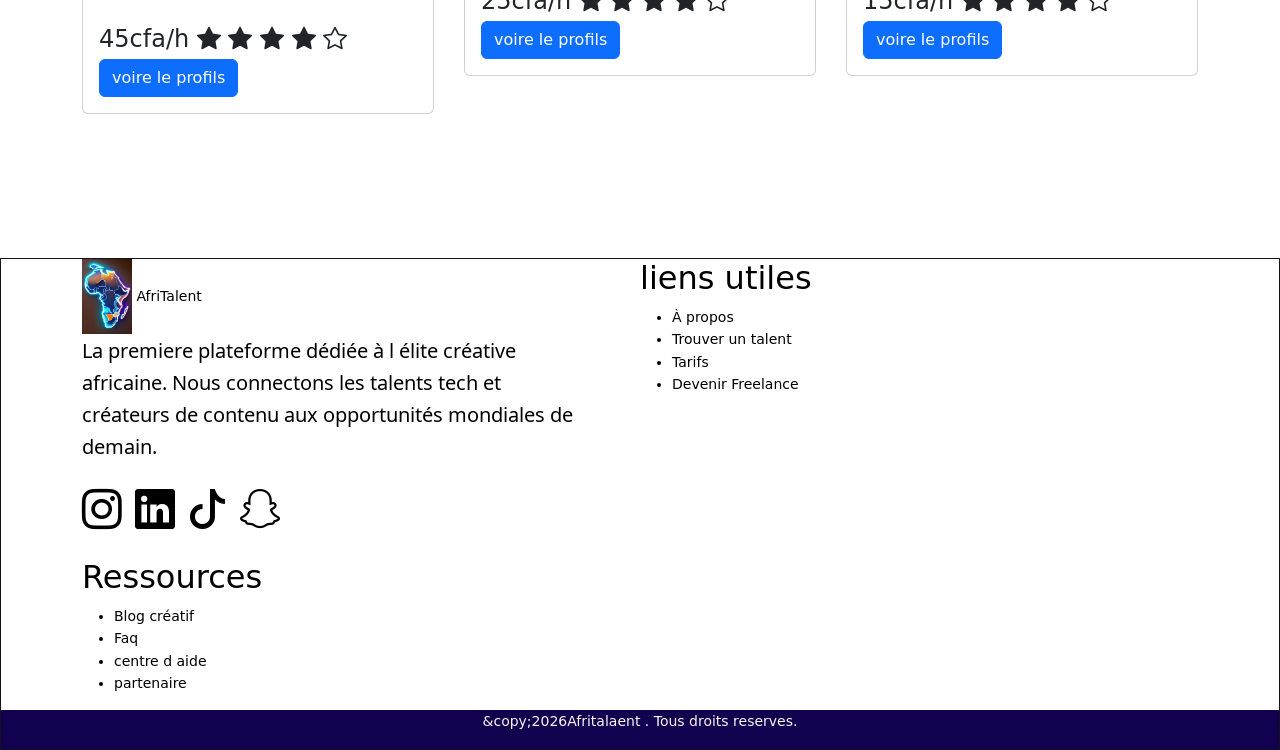
<file: freelances.html>
<!DOCTYPE html>
<html lang="fr">

<head>
    <meta charset="UTF-8">
    <meta name="viewport" content="width=device-width, initial-scale=1.0">
    <title>Afritalent</title>
    <link rel="stylesheet" href="bootstrap5/bootstrap-5.3.8-dist/bootstrap-5/css/bootstrap.css">
    <link rel="stylesheet" href="css/style.css">
</head>

<body>
    <header class="navbar navbar-expand-lg bg">
        <div class="container-fluid">
            <a class="navbar-brand" href="#"> <img src="image/logo1.jpg" class="navbar-brand im" alt="logo1">
                AfriTalent</a>
            <button class="navbar-toggler" type="button" data-bs-toggle="collapse" data-bs-target="#navbarNavDropdown"
                aria-controls="navbarNavDropdown" aria-expanded="false" aria-label="Toggle navigation">
                <span class="navbar-toggler-icon"></span>
            </button>

            <div class="collapse navbar-collapse" id="navbarNavDropdown">
                <ul class="navbar-nav">
                    <li class="nav-item">

                        <a class="nav-link " aria-current="page" href="index.html">Acceuil</a>
                    </li>
                    <li class="nav-item">
                        <a class="nav-link" href="freelances.html">Freelance</a>
                    </li>
                    <li class="nav-item">
                        <a href="tarifs.html" class="nav-link">Tarifs</a>
                    </li>
                    <li class="nav-item">
                        <a href="about.html" class="nav-link">A propos</a>
                    </li>
                    <li class="nav-item">
                        <a href="#" class="nav-link">Blog</a>
                    </li>
                    <li class="nav-item">
                        <a href="contact.html" class="nav-link ">Contact</a>
                    </li>
                </ul>

            </div>
            <div class="d-grid gap-2 d-md-flex justify-content-md-end">
                <button id="btn"><i class="bi bi-brightness-high-fill"></i></button>
                <a href="contact.html" class="CTA-btn">REJOINDRE</a>
            </div>
        </div>
    </header>
    <!--page-hero -->
    <section class="page-hero">
        <div class="container">
            <span class="page-hero-p">2 400+ profils vérifiés</span>
            <h1>Nos Freelances</h1>
            <p>Des experts africains qualifiés, disponibles pour vos projets dans tous les domaines du digital et de la
                création.</p>
        </div>
    </section>
    <!--b  arre de filtres-->
    <div class="search-bar">
        <span><i class="bi bi-search"></i>
        </span>
        <input type="search" class="search-input" placeholder="Rechercher un freelance,une compétence, un pays...">
        <button class="CTA-btn">RECHERCHER</button>
    </div>
    <div class="search-btn" role="group" aria-label="filter par categorie">
        <button class="bt active" data-filter="all">tous</button>
        <button class="bt" data-filter="vidéaste">vidéaste & MONTEUSE</button>
        <button class="bt" data-filter="TECH">Directrice technique</button>
        <button class="bt" data-filter="vidéaste">UI/UX Desiner</button>
        <button class="bt" data-filter="AI">Data & IA</button>
        <button class="bt" data-filter="Developper">SeniorFullstack Developper</button>
        <button class="bt" data-filter="Head">Head of trust & Safety</button>
        <button class="bt" data-filter="Head">Head of Growth & Community</button>
        <button class="bt" data-filter="vidéaste">Lead Product Designer</button>
        <button class="bt" data-filter="AI">AI Solution Achitect</button>
    </div>
    <!--grille de profis-->

    <section class=" container">
        <h1 class="police-h2">les Profils</h1>
        <div class="po">
            <!--carte 1-->
            <div class="col">
                <div class="card" data-category="vidéaste">
                    <img src="image/moussa.jpg" alt="PHOTO DE MOUSSA" class="card-img-top" >
                    <div class="card-body">
                        <h2 class="card-title">MOUSSA KANE</h2>
                        <p class="card-text">vidéaste & MONTEUSE</p>
                        <p class="card-text">expert en storytelling visuel et montage dynamique pour réseaux sociaux.
                        </p>
                        <div class="">
                            <span>35cfa/h</span>
                            <i class="bi bi-star-fill"></i>
                            <i class="bi bi-star-fill"></i>
                            <i class="bi bi-star-fill"></i>
                            <i class="bi bi-star-fill"></i>
                            <i class="bi bi-star"></i>
                        </div>
                        <a href="" class="btn btn-primary">voire le profils</a>
                    </div>
                </div>
            </div>
            <!--carte 2-->
            <div class="col">
                <div class="card" data-category="TECH">
                    <img src="image/seynabou.jpg" alt="photo de seynabou " class="card-img-top" >
                    <div class="card-body">
                        <h2 class="card-title">Seynabou Sylla</h2>
                        <p class="card-text">Directrice technique </p>
                        <p class="card-text">Architecture de l innovation ,elle pilote l intégration des tecnologies IA
                            pour garantir un matching ultra-précils.</p>
                        <div class="">
                            <span>35cfa/h</span>
                            <i class="bi bi-star-fill"></i>
                            <i class="bi bi-star-fill"></i>
                            <i class="bi bi-star-fill"></i>
                            <i class="bi bi-star-fill"></i>
                            <i class="bi bi-star"></i>
                        </div>
                        <a href="" class="btn btn-primary">voire le profils</a>
                    </div>
                </div>
            </div>
            <!--carte 3-->
            <div class="col">
                <div class="card" data-category="vidéaste">
                    <img src="image/amadou.jpg" alt="l image d amadou " class="card-img-top" >
                    <div class="card-body">
                        <h2 class="card-title">Amadou Ba</h2>
                        <p class="card-text">UI/UX Desiner</p>
                        <p class="card-text">Crée des interfancemoderness et intuitives pour vos applications mobiles.
                        </p>
                        <div class="">
                            <span>55cfa/h</span>
                            <i class="bi bi-star-fill"></i>
                            <i class="bi bi-star-fill"></i>
                            <i class="bi bi-star-fill"></i>
                            <i class="bi bi-star-fill"></i>
                            <i class="bi bi-star"></i>
                        </div>
                        <a href="" class="btn btn-primary">voire le profils</a>
                    </div>
                </div>
            </div>
            <!--carte 4-->
            <div class="col">
                <div class="card" data-category="AI">
                    <img src="image/coumba.jpg" alt="l image de coumba " class="card-img-top" >
                    <div class="card-body">
                        <h2 class="card-title">Coumba Sylla</h2>
                        <p class="card-text">Data & IA</p>
                        <p class="card-text">expert en algorithmes prédictifs et analyse stratégique.</p>
                        <div class="">
                            <span>10cfa/h</span>
                            <i class="bi bi-star-fill"></i>
                            <i class="bi bi-star-fill"></i>
                            <i class="bi bi-star-fill"></i>
                            <i class="bi bi-star-fill"></i>
                            <i class="bi bi-star"></i>
                        </div>
                        <a href="" class="btn btn-primary">voire le profils</a>
                    </div>
                </div>
            </div>
            <!--carte 5-->
            <div class="col">
                <div class="card" data-category="Developper">
                    <img src="image/gervais_1.jpg" class="card-img-top"  alt="l image de moustapha">
                    <div class="card-body">
                        <h2 class="card-title">Moustapha sylla </h2>
                        <p class="card-text">SeniorFullstack Developper </p>
                        <p class="card-text">Architecte des solution web scalables et performante.</p>
                        <div class="">
                            <span>35cfa/h</span>
                            <i class="bi bi-star-fill"></i>
                            <i class="bi bi-star-fill"></i>
                            <i class="bi bi-star-fill"></i>
                            <i class="bi bi-star-fill"></i>
                            <i class="bi bi-star"></i>
                        </div>
                        <a href="" class="btn btn-primary">voire le Profile </a>
                    </div>
                </div>
            </div>
            <!--carte 6-->
            <div class="col">
                <div class="card" data-category="Head">
                    <img src="image/koudia.jpg" alt="l image de khoudia" class="card-img-top" >
                    <div class="card-body">
                        <h2 class="card-title">khoudia diop</h2>
                        <p class="card-text">Head of trust & Safety </p>
                        <p class="card-text">Garante de la sécurité des transaction et de la fiabilité du réseau.</p>
                        <div class="">
                            <span>40cfa/h</span>
                            <i class="bi bi-star-fill"></i>
                            <i class="bi bi-star-fill"></i>
                            <i class="bi bi-star-fill"></i>
                            <i class="bi bi-star-fill"></i>
                            <i class="bi bi-star"></i>
                        </div>
                        <a href="" class="btn btn-primary">voire le profils</a>
                    </div>
                </div>
            </div>
            <!--carte 7-->
            <div class="col">
                <div class="card" data-category="Head">
                    <img src="image/kiné1.jpg" alt=" l image de kine  " class="card-img-top">
                    <div class="card-body">
                        <h2 class="card-title">kiné Dia</h2>
                        <p class="card-text">Head of Growth & Community</p>
                        <p class="card-text">Propulse le rayonnrment d' AfriTalent à travers tout le continent.</p>
                        <div class="">
                            <span>45cfa/h</span>
                            <i class="bi bi-star-fill"></i>
                            <i class="bi bi-star-fill"></i>
                            <i class="bi bi-star-fill"></i>
                            <i class="bi bi-star-fill"></i>
                            <i class="bi bi-star"></i>
                        </div>
                        <a href="" class="btn btn-primary">voire le profils</a>
                    </div>
                </div>
            </div>
            <!--carte 8-->
            <div class="col">
                <div class="card" data-category="vidéaste">
                    <img src="image/alioune.jpg" alt=" l image d alioune diakhaté" class="card-img-top" >
                    <div class="card-body">
                        <h2 class="card-title">Alioune Diakhaté</h2>
                        <p class="card-text">Lead Product Designer</p>
                        <p class="card-text">Façonne une interface intuitive et inspitante pour notre communauté.</p>
                        <div class="">
                            <span>25cfa/h</span>
                            <i class="bi bi-star-fill"></i>
                            <i class="bi bi-star-fill"></i>
                            <i class="bi bi-star-fill"></i>
                            <i class="bi bi-star-fill"></i>
                            <i class="bi bi-star"></i>
                        </div>
                        <a href="" class="btn btn-primary">voire le profils</a>
                    </div>
                </div>
            </div>
            <!--carte 9-->
            <div class="col">
                <div class="card" data-category="AI">
                    <img src="image/modou.jpg" alt="l image de modou sene" class="card-img-top" >
                    <div class="card-body">
                        <h2 class="card-title">Modou Séne</h2>
                        <p class="card-text">AI Solution Achitect </p>
                        <p class="card-text">Architecte des algorithmes de matching intelligent et prédictif.</p>
                        <div class="">
                            <span>15cfa/h</span>
                            <i class="bi bi-star-fill"></i>
                            <i class="bi bi-star-fill"></i>
                            <i class="bi bi-star-fill"></i>
                            <i class="bi bi-star-fill"></i>
                            <i class="bi bi-star"></i>
                        </div>
                        <a href="" class="btn btn-primary">voire le profils</a>
                    </div>
                </div>
            </div>
        </div>
    </section>
    <!--footer-->
    <footer class=" footer">
        <div class=" container">
            <div class=" footer1">
                <!--clonne 1: AfriTalent -->
                <div class="col-12 ">
                    <a class="navbar-brand" href="#"> <img src="image/logo1.jpg" class="navbar-brand im" alt="logo1"
                            > AfriTalent</a>
                    <p class="hero-h2">La premiere plateforme dédiée à l élite créative africaine. Nous connectons les
                        talents tech et créateurs de contenu aux opportunités mondiales de demain.
                    </p>
                    <div class="icon">
                        <a
                            href="https://www.instagram.com/mya_64456?igsh=MWk5bGZ3a2wxcm9waQ==&utm_source=ig_contact_invite">
                            <i class="bi bi-instagram"></i> </a>
                        <a href="https://www.linkedin.com/in/amy-sylla-b53735407/"><i class="bi bi-linkedin"></i></a>
                        <a href="https://www.tiktok.com/@myachou745"> <i class="bi bi-tiktok"></i></a>
                        <a href="https://snapchat.com/t/RGjS8os4"> <i class="bi bi-snapchat"></i></a>
                    </div>
                </div>
                <!--liens utiles-->
                <div class="col-12">
                    <h2 class="CT-h2">liens utiles</h2>
                    <div class="">
                        <ul class="">
                            <li><a href="about.html" class=""> À propos</a></li>
                            <li> <a href="freelances.html" class="">Trouver un talent </a></li>
                            <li><a href="tarifs.html" class=""> Tarifs</a></li>
                            <li><a href="contact.html" class="">Devenir Freelance</a></li>
                        </ul>
                    </div>
                </div>
                <!--colonne3 :ressources-->
                <div class="col-12">
                    <h2 class="CT-h2">Ressources</h2>
                    <ul>
                        <li class=""><a href="" class="">Blog créatif</a></li>
                        <li class=""><a href="" class="">Faq</a>
                        </li>
                        <li class=""><a href="" class="">centre d aide </a></li>
                        <li class=""><a href="" class="">partenaire</a></li>
                    </ul>
                </div>

            </div>
        </div>
        <div class="centre">
            <hr>
            <p id="copyright"></p>
        </div>
    </footer>
    <BUtton class="back-to-top" id="backtotop" aria-label="retour en haut"><i class="bi bi-arrow-up"></i></BUtton>
    <script src="bootstrap5/bootstrap-5.3.8-dist/bootstrap-5/js/bootstrap.bundle.js"></script>
    <script src="js/main.js"></script>
</body>

</html>
</file>
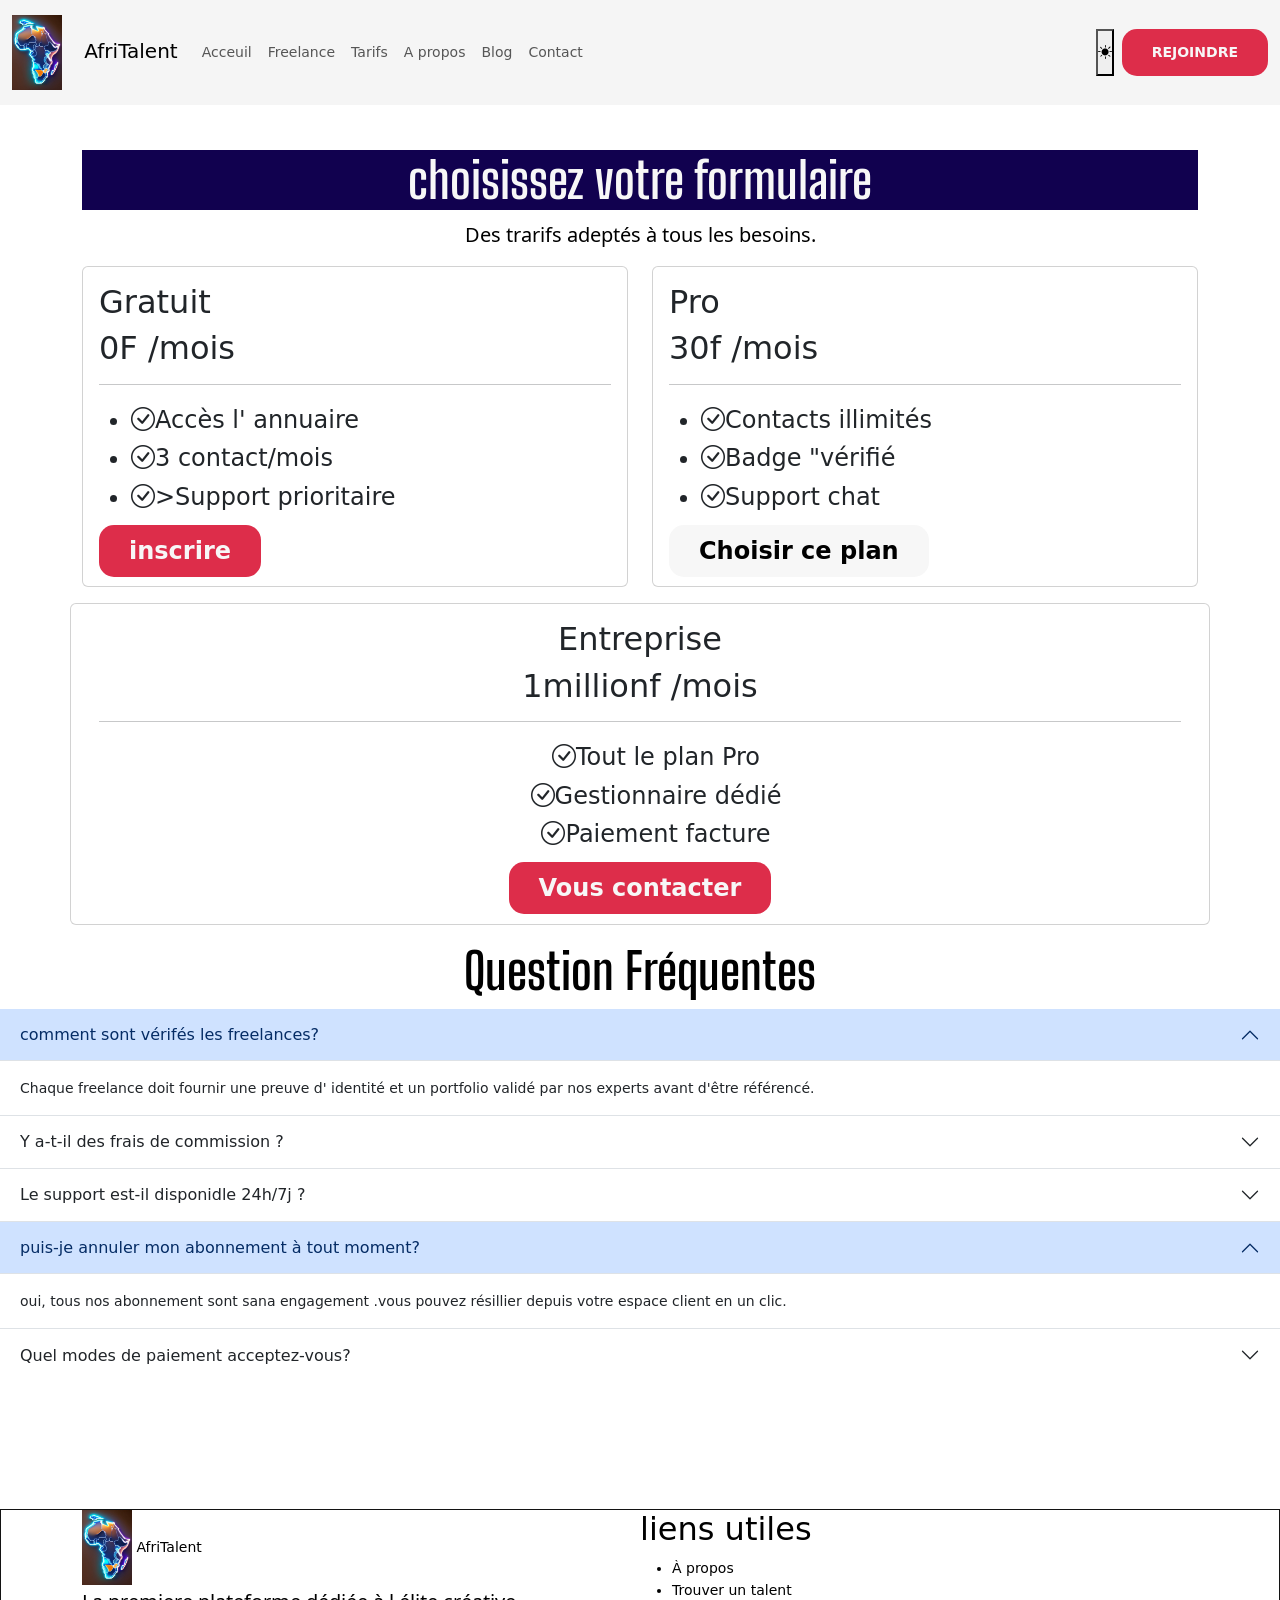
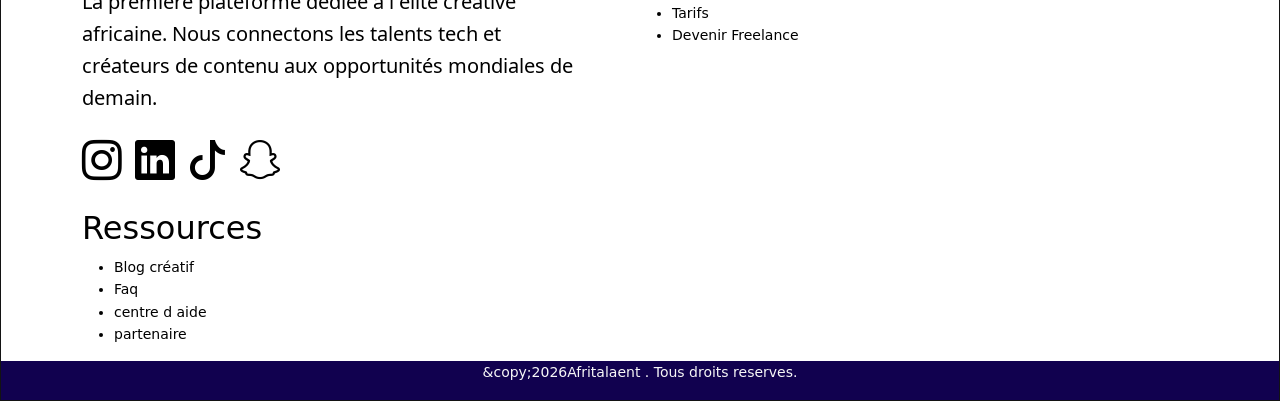
<file: tarifs.html>
<!DOCTYPE html>
<html lang="fr">

<head>
    <meta charset="UTF-8">
    <meta name="viewport" content="width=device-width, initial-scale=1.0">
    <title>Afritalent</title>
    <link rel="stylesheet" href="bootstrap5/bootstrap-5.3.8-dist/bootstrap-5/css/bootstrap.css">
    <link rel="stylesheet" href="css/style.css">
</head>

<body>
    <header class="navbar navbar-expand-lg bg">
        <div class="container-fluid">
            <a class="navbar-brand" href="#"> <img src="image/logo1.jpg" class="navbar-brand im" alt="logo1">
                AfriTalent</a>
            <button class="navbar-toggler" type="button" data-bs-toggle="collapse" data-bs-target="#navbarNavDropdown"
                aria-controls="navbarNavDropdown" aria-expanded="false" aria-label="Toggle navigation">
                <span class="navbar-toggler-icon"></span>
            </button>
            <div class="collapse navbar-collapse" id="navbarNavDropdown">
                <ul class="navbar-nav">
                    <li class="nav-item">
                        <a class="nav-link " aria-current="page" href="index.html">Acceuil</a>
                    </li>
                    <li class="nav-item">
                        <a class="nav-link" href="freelances.html">Freelance</a>
                    </li>
                    <li class="nav-item">
                        <a href="tarifs.html" class="nav-link">Tarifs</a>
                    </li>
                    <li class="nav-item">
                        <a href="about.html" class="nav-link">A propos</a>
                    </li>
                    <li class="nav-item">
                        <a href="#" class="nav-link">Blog</a>
                    </li>
                    <li class="nav-item">
                        <a href="contact.html" class="nav-link ">Contact</a>
                    </li>
                </ul>
            </div>
            <div class="d-grid gap-2 d-md-flex justify-content-md-end">
                <button id="btn"><i class="bi bi-brightness-high-fill"></i></button>
                <a href="contact.html" class="CTA-btn" >REJOINDRE</a>
            </div>
        </div>
    </header>
    <!--les tarifs-->
    <section class="container">
        <div class="for">
            <h1 class="police-h2 centre ">choisissez votre formulaire</h1>
            <p class="overlay1">Des trarifs adeptés à tous les besoins.</p>
            <div class="row">
                <!--Plan Gratuit-->
                <div class="col-sm-6 mb-3 mb-sm-0">
                    <div class="card">
                        <div class="card-body">
                            <h2 class="card-title">Gratuit </h2>
                            <h2>0F <span class="">/mois</span></h2>
                            <hr>
                            <ul class="">
                                <li class=""><i class="bi bi-check-circle"></i>Accès l' annuaire</li>
                                <li class=""><i class="bi bi-check-circle"></i>3 contact/mois</li>
                                <li class=""><i class="bi bi-check-circle"></i>>Support prioritaire</li>
                            </ul>
                            <a href="contact.html" class="CTA-btn ">inscrire</a>
                        </div>
                    </div>
                </div>
                <!--plan pro -->
                <div class="col-sm-6">
                    <div class="card">
                        <div class="card-body">
                            <h2 class="card-title">Pro</h2>
                            <h2>30f <span class="">/mois</span></h2>
                            <hr>
                            <ul class="">
                                <li class=""> <i class="bi bi-check-circle"></i>Contacts illimités</li>
                                <li class=""><i class="bi bi-check-circle"></i>Badge "vérifié</li>
                                <li class=""> <i class="bi bi-check-circle"></i>Support chat</li>
                            </ul>
                            <a href="freelances.html" class="CTA-white">Choisir ce plan</a>
                        </div>
                    </div>
                </div>
                <!--Entreprise-->
                <div class="card text-center">
                    <div class="card-body">
                        <h2 class="card-title">Entreprise </h2>
                        <h2>1millionf <span class="">/mois</span></h2>
                        <hr>
                        <ul class="">
                            <li class="li"> <i class="bi bi-check-circle"></i>Tout le plan Pro</li>
                            <li class="li"> <i class="bi bi-check-circle"></i>Gestionnaire dédié</li>
                            <li class="li"> <i class="bi bi-check-circle"></i>Paiement facture</li>
                        </ul>
                        <a href="contact.html" class="CTA-btn ">Vous contacter</a>
                    </div>
                </div>
            </div>
        </div>
    </section>
    <!--faq-->
    <section>
        <h2 class="police-h2 h">Question Fréquentes
        </h2>
        <div class="accordion accordion-flush" id="accordionExample">
            <!--quetion 1-->
            <div class="accordion-item">
                <h2 class="accordion-header">
                    <button class="accordion-button" type="button" data-bs-toggle="collapse"
                        data-bs-target="#collapseOne" aria-expanded="true" aria-controls="collapseOne">
                        comment sont vérifés les freelances?
                    </button>
                </h2>
                <div id="collapseOne" class="accordion-collapse collapse show" data-bs-parent="#accordionExample">
                    <div class="accordion-body">
                        Chaque freelance doit fournir une preuve d' identité et un portfolio validé par nos experts
                        avant d'être référencé.
                    </div>
                </div>
            </div>
            <!--quetion 2-->
            <div class="accordion-item">
                <h2 class="accordion-header">
                    <button class="accordion-button collapsed" type="button" data-bs-toggle="collapse"
                        data-bs-target="#collapseTwo" aria-expanded="false" aria-controls="collapseTwo">
                        Y a-t-il des frais de commission ?
                    </button>
                </h2>
                <div id="collapseTwo" class="accordion-collapse collapse" data-bs-parent="#accordionExample">
                    <div class="accordion-body">
                        Non, nous ne prélevons aucune commission sur vos transactions.Les échanges finaniers se font
                        directement entr nous.
                    </div>
                </div>
            </div>
            <!--quetion 3-->
            <div class="accordion-item">
                <h2 class="accordion-header">
                    <button class="accordion-button collapsed" type="button" data-bs-toggle="collapse"
                        data-bs-target="#panelsStayOpen-collapseTwo" aria-expanded="false"
                        aria-controls="panelsStayOpen-collapseTwo">
                        Le support est-il disponidle 24h/7j ?
                    </button>
                </h2>
                <div id="panelsStayOpen-collapseTwo" class="accordion-collapse collapse">
                    <div class="accordion-body">
                        le support prioritaire pour les membres Pro et Entreprise répond sous 4 heures maximum, du lundi
                        au samedi.
                    </div>
                </div>
            </div>
            <!--quetion 4-->
            <div class="accordion-item">
                <h2 class="accordion-header">
                    <button class="accordion-button" type="button" data-bs-toggle="collapse"
                        data-bs-target="#panelsStayOpen-collapseOne" aria-expanded="true"
                        aria-controls="panelsStayOpen-collapseOne">
                        puis-je annuler mon abonnement à tout moment?
                    </button>
                </h2>
                <div id="panelsStayOpen-collapseOne" class="accordion-collapse collapse show">
                    <div class="accordion-body">
                        oui, tous nos abonnement sont sana engagement .vous pouvez résillier depuis votre espace client
                        en un clic.
                    </div>
                </div>
            </div>
            <!--quetion 5-->
            <div class="">
                <h2 class="accordion-header">
                    <button class="accordion-button collapsed" type="button" data-bs-toggle="collapse"
                        data-bs-target="#collapseThree" aria-expanded="false" aria-controls="collapseThree">
                        Quel modes de paiement acceptez-vous?
                    </button>
                </h2>
                <div id="collapseThree" class="accordion-collapse collapse" data-bs-parent="#accordionExample">
                    <div class="accordion-body">
                        Nous acception s les cartes bancaires (visa , Mastercard), paypal et les virements pour le plan
                        Entreprise.
                    </div>
                </div>
            </div>
        </div>
    </section>
    <!--footer-->
    <footer class=" footer">
        <div class=" container">
            <div class=" footer1">
                <!--clonne 1: AfriTalent -->
                <div class="col-12 ">
                    <a class="navbar-brand" href="#"> <img src="image/logo1.jpg" class="navbar-brand im" alt="logo1"
                            > AfriTalent</a>
                    <p class="hero-h2">La premiere plateforme dédiée à l élite créative africaine. Nous connectons les
                        talents tech et créateurs de contenu aux opportunités mondiales de demain.
                    </p>
                    <div class="icon">
                        <a
                            href="https://www.instagram.com/mya_64456?igsh=MWk5bGZ3a2wxcm9waQ==&utm_source=ig_contact_invite">
                            <i class="bi bi-instagram"></i> </a>
                        <a href="https://www.linkedin.com/in/amy-sylla-b53735407/"><i class="bi bi-linkedin"></i></a>
                        <a href="https://www.tiktok.com/@myachou745"> <i class="bi bi-tiktok"></i></a>
                        <a href="https://snapchat.com/t/RGjS8os4"> <i class="bi bi-snapchat"></i></a>
                    </div>
                </div>
                <!--liens utiles-->
                <div class="col-12">
                    <h2 class="CT-h2">liens utiles</h2>
                    <div class="">
                        <ul class="">
                            <li><a href="about.html" class=""> À propos</a></li>
                            <li> <a href="freelances.html" class="">Trouver un talent </a></li>
                            <li><a href="tarifs.html" class=""> Tarifs</a></li>
                            <li><a href="contact.html" class="">Devenir Freelance</a></li>
                        </ul>
                    </div>
                </div>
                <!--colonne3 :ressources-->
                <div class="col-12">
                    <h2 class="CT-h2">Ressources</h2>
                    <ul>
                        <li class=""><a href="" class="">Blog créatif</a></li>
                        <li class=""><a href="" class="">Faq</a>
                        </li>
                        <li class=""><a href="" class="">centre d aide </a></li>
                        <li class=""><a href="" class="">partenaire</a></li>
                    </ul>
                </div>

            </div>
        </div>
        <div class="centre">
            <hr>
            <p id="copyright"></p>
        </div>
    </footer>
    <BUtton class="back-to-top" id="backtotop" aria-label="retour en haut"><i class="bi bi-arrow-up"></i></BUtton>
    <script src="bootstrap5/bootstrap-5.3.8-dist/bootstrap-5/js/bootstrap.bundle.js"></script>
    <script src="js/main.js"></script>
</body>

</html>
</file>
<file: css/style.css>
@import url('https://fonts.googleapis.com/css2?family=Noto+Sans+Chakma&display=swap');
@import url('https://fonts.googleapis.com/css2?family=Roboto:ital,wght@0,100..900;1,100..900&display=swap');
@import url('https://fonts.googleapis.com/css2?family=Big+Shoulders:opsz,wght@10..72,100..900&display=swap');
@import url("https://cdn.jsdelivr.net/npm/bootstrap-icons@1.13.1/font/bootstrap-icons.min.css");

/*les variables de css*/
:root {
    --couleur2: #ff2828;
    --couleur: #11014f;
    --couleur-cat-back: #dd2d4a;
    --couleur-cat: #000000;
    --font-family-h1: "Roboto", sens-serif;
    --font-family-h2: "Noto Sans Chakma", sens-serif;
    --font-size-h1: clamp(2.5rem, 6vw, 4.5rem);
    --font-size-h2: 1.25rem;
    --cta-padding-start: 12px 30px;
    --cta-border: 2px solid #fff;
    --cta-border-raduis: 8px;
    --color: #f7f7f7;
    --moz-background: #e1e1e1;
    --gap: 1.5rem;
    --border: 1px solid #131313;
    --padding: 4rem;
    --magin-bottom: 1rem;
    --op: 1;
    --font: 14px;
    --space: 2rem;
    --space1: 3rem;
    --font-size: 72px
}

/*pour selectionner tout*/
* {
    margin: 0;
    padding: 0;
    text-decoration: none;

}

/*body*/
body {
    color: var(--couleur-cat);
    line-height: 1.6;
    font-size: var(--font);
}

/*navbar*/
.navbar {
    position: fixed;
    top: 0;
    left: 0;
    width: 100%;
    z-index: 1050;
    padding: 5px 0;
    background-color: transparent;
    box-shadow: none;
    transition: padding .3s ease, background-color 0.3 s ease, box-shadow 0.3 ease;
}

.navbar.show {
    padding: 5px 0;
    background-color: rgba(245, 245, 245, 0.95);
    box-shadow: 0 4px 15px rgba(0, 0, 0, .04);
    backdrop-filter: blur(8px);
}

.im {
    width: 50px;
}

/*le couleur pour navbar*/
.bg {
    background-color: #f5f5f5;
}

.hero {
    min-height: 100vh;
    padding-top: calc(var(--font-size) + var(--space));
    padding-bottom: var(--space1);
    background: var(--moz-background);
    display: grid;
    grid-template-columns: 1fr;
    align-items: center;
    position: relative;
    overflow: hidden;

}


/*changé la couleur des lien */
a {
    text-decoration: none;
    color: var(--couleur-cat);
}

.text {
    color: var(--couleur-cat-back);
    font-size: 7rem;
}

/*pour le text afritalent */
.scrolled-brand {
    opacity: 0;
    transform: translateY(40px);
    display: inline-block;
    transition: opacity 1s ease-out, transfrom 1s ease-out;
    will-change: opacity, transform;
}

.scrolled-brand.is-visible {
    opacity: 1;
    transform: translateY(0);
}

.gradient-text {
    display: block;
    font-family: "Big Shoulders", sans-serif;
    font-weight: 400;
    font-style: normal;
    font-size: 4rem;

}

.hero-h2 {
    font-family: var(--font-family-h2);
    font-size: var(--font-size-h2);
    max-width: 500px;
    opacity: var(--op);
}

/* boutons peronnalisés*/
.CTA-btn {
    color: var(--color);
    background-color: var(--couleur-cat-back);
    padding: var(--cta-padding-start);
    border-radius: 15px;
    font-weight: 600;
    transition: .3s;
}

.hero-btn-cta {
    margin-top: var(--font-size);
}

.CTA-btn:hover {
    transform: translateY(-10px) scale(1.02);
    box-shadow: 0 15px 30px rgba(117, 90, 90, 0.5);
    background-color: #f4eeee;
    color: var(--couleur-cat);
}

.CTA-white {
    background-color: var(--color);
    color: var(--couleur-cat);
    padding: var(--cta-padding-start);
    border-radius: 15px;
    font-weight: 600;
    transition: .3s;
    backdrop-filter: blur(5px);
    /*effet verre 2026*/
}

.CTA-white:hover {
    transform: translateY(-10px) scale(1.02);
    box-shadow: 0 15px 30px rgba(0, 0, 0, 0.5);
    border-color: var(--couleur-cat);
}

/*le compteur */
.illustration {
    margin-top: 100px;
    display: flex;
    font-size: 30px;
    gap: 20%;
    opacity: 0;
    transition: opacity 0.8s ease-in-out;
    will-change: opacity;
    /* optimisation des performance de r*/
}

/*compteur en js */
.illustration.is-visible {
    opacity: 1;
}

.hero-img {
    width: 700px;
}

@media screen and (min-width:800px) {
    .hero {
        grid-template-columns: repeat(2, 1fr);
    }
}

@media screen and (min-width:300px) and (max-width:800px) {
    .hero {
        grid-template-columns: repeat(1, 1fr);
        max-width: 800PX;
        display: block;
        column-count: 1;
        font-size: .7rem;
    }

    .hero-image {
        margin-top: var(--gap);
    }

    .hero h1 {
        font-size: 1rem;
    }

    .gradient-text {
        font-size: 2rem;
    }

    .hero h2 {
        max-width: 800PX;
        display: block;
        column-count: 1;
        font-size: .7rem;
    }

    .text {
        font-size: 4rem;
    }

    .hero {
        margin-top: 70px;
    }

    .hero-btn-cta a {
        padding: 3px 10px;
    }

    .illustration {
        max-width: 800PX;
        display: block;
        column-count: 3;
        font-size: 1rem;
    }


}

@media screen and (max-Width: 300px) {
    .hero {
        grid-template-columns: repeat(1, 1fr);
        max-width: 500PX;
        display: block;
        column-count: 1;
        font-size: .7rem;
    }

    .hero-image {
        margin-top: var(--gap);
        width: 200px;
    }

    .gradient-text {
        font-size: 1rem;
    }

    .hero h2 {
        font-size: .5rem;
    }

    .text {
        font-size: 1.5rem;
    }

    .hero h1 {
        font-size: .5rem;
    }

    .hero {
        margin-top: 100px;
    }

    .hero-btn-cta a {
        padding: 3px 10px;
    }

    .illustration {
        max-width: 500PX;
        display: block;
        column-count: 3;
        font-size: 1rem;
    }
}

/* grid 2026*/
.carte-section {
    margin-top: 100px;

}

/*les carte en grid */
.bento-grid {
    display: grid;
    gap: var(--gap);
    grid-template-columns: 1fr;
    grid-auto-rows: minmax(160px, auto);
    max-width: 1110px;
    margin: 0 auto;
    border-radius: var(--border);
}

.bento-carte {
    background: var(--color);
    border: var(--border);
    border-radius: 30px;
    padding: var(--padding);
    position: relative;
    transition: all .3s cubic-bezier(.4, 0, .2, 1);
    display: flex;
    flex-direction: column;
    justify-content: flex-end;
}

.bento-carte:hover {
    transform: translate Y(-5px);
    box-shadow: 0 15px 30px rgba(0, 0, 0, 0.5);

}

/* logique asymétrique */
.card-large {
    grid-column: span 2;
    grid-row: span 1;
    color: var(--couleur-cat);

}

.card-tall {
    grid-column: span 1;
    grid-row: span 1;
    color: var(--couleur-cat);
}

.card-wide {
    grid-column: span 1;
    grid-row: span 1;
    color: var(--couleur-cat);
}

.card-small {
    grid-column: span 2;
    background: var(--couleur);
    color: var(--color);

}

/*les numero*/
.number {
    position: absolute;
    top: var(--gap);
    right: var(--gap);
    font-size: .8rem;
    font-weight: 800;
    opacity: var(--op);
}

.icon {
    font-size: 2.5rem;
    margin-bottom: var(--magin-bottom);
}

.card {
    font-size: var(--gap);
    margin-bottom: var(--magin-bottom);

}

.card-p {
    font-size: var(--magin-bottom);
    line-height: 1.5;
    opacity: var(--op);
}

/* classe pour les texts h2*/

.police-h2 {
    font-family: "Big Shoulders", sans-serif;
    font-optical-sizing: auto;
    font-style: normal;
    font-size: 50px;
}

/*carte */
.card-visage {
    display: grid;
    gap: var(--gap);
    grid-template-columns: repeat(2, 1fr);
    /*2 colonnes de base*/
    grid-auto-rows: minmax(160px, auto);
    max-width: 1110px;
    margin: 0 auto;
}

/*sec changé la couleur des arriére plan */
.sec {
    background: var(--moz-background);
}

/* catégories et carte */
.catégories {
    color: var(--couleur-cat);
    background: var(--color);
    border: var(--border);
    border-radius: 30px;
    padding: var(--padding);
    position: relative;
    display: flex;
    flex-direction: column;
    justify-content: flex-end;
    text-align: center;
    box-shadow: 0 4px 6px rgba(0, 0, 0, 0.05);
}

/* fades en js */
.fades {
    opacity: 0;
    transform: translateY(50px);
    transition: opacity 0.8s ease, transform 0.8s ease;
}

.fades.show {
    opacity: 1;
    transform: translateY(0px);
}

/*classe des page hero*/
.page-hero {
    padding-top: calc(var(--space1) + var(--space));
    margin-top: 100px;
    padding-bottom: var(--space1);
    background: var(--couleur);
    color: #fff;
    text-align: center;
}

.page-hero h1 {
    font-size: var(--font-size-h1);
}

.page-hero-p {
    background-color: var(--couleur2);
    border-radius: var(--cta-border-raduis);
    padding: var(--font);
}

/* pour center */
.h {
    display: flex;
    align-items: center;
    justify-content: center;
}

/*pour survolet la classe des catégories*/
.catégories:hover {
    transform: translateY(-10px) scale(1.02);
    box-shadow: 0 15px 30px rgba(0, 0, 0, 0.5);
    border-color: var(--couleur-cat);
    background-color: var(--couleur-cat-back);
}

/* reduire image */
.espace img {
    max-height: 400px;
    max-width: 800px;
}

.espace {
    border: 2px solid #000000;
    max-height: 800px;
    max-width: 800px;
}

.text-or {
    color: var(--couleur-cat-back);
    font-size: 7rem;
}

.po {
    display: grid;
    grid-template-columns: 1fr;
    gap: 30px;
    justify-content: center;

}

/* le media c est le regle en css */
@media screen and (min-width:768px) and (max-width:1200px) {
    .po {

        grid-template-columns: repeat(2, 1fr);
    }

    .bento-carte {
        padding: .5rem;
    }

    .bento-grid {
        grid-template-columns: repeat(2, 1fr);
    }

    .section-form {
        grid-template-columns: repeat(2, 1fr);
    }

    iframe {
        width: 700px;
    }
}

/*larges desktop 1200px+*/
@media screen and (min-width:1200px) {
    .po {

        grid-template-columns: repeat(3, 1fr);

    }

    .bento-grid {
        grid-template-columns: repeat(3, 1fr);
    }

    .section-form {
        grid-template-columns: repeat(2, 1fr);
    }

}

/*about*/

.his {
    display: grid;
    align-items: flex-start;
    grid-template-columns: 1fr;
}

.img {
    width: 30rem;
}

.his1 {
    background: #000000;
    font-size: var(--gap);
}

.historique {
    display: grid;
    gap: 30px;
    justify-content: center;
    border-radius: 1px solid var(--couleur-cat);
    margin-left: 20px;
}

@media screen and (min-width:768px) {
    .his {
        grid-template-columns: repeat(2, 1fr);

    }

}

/*larges desktop 1200px+*/
@media screen and (min-width:300px) and (max-width:700px) {
    .bento-carte {
        padding: .2rem;
    }

    .text-or {
        font-size: 4rem;
    }

    .bloc-gauche p {
        max-width: 500px;
        display: block;
        column-count: 1;
        font-size: 1rem;
    }

    .bloc-gauche h1 {
        max-width: 500px;
        display: block;
        column-count: 1;
        font-size: 2rem;
    }

    .img {
        width: 300px;
    }

    .his {
        grid-template-columns: repeat(1, 1fr);
    }

    iframe {
        width: 300px;
    }
}

@media screen and (min-width:0px) and (max-width:300px) {
    .bento-carte {
        padding: .1rem;
    }

    .card-wide {
        grid-column: span 2;
        grid-row: span 1;
        color: var(--couleur-cat);
    }

    .text-or {
        font-size: 2rem;
    }

    .historique p {
        max-width: 300px;
        display: block;
        column-count: 1;
        font-size: .3rem;
    }

    .bloc-gauche p {
        max-width: 500px;
        display: block;
        column-count: 1;
        font-size: .5rem;
    }

    .bloc-gauche h1 {
        max-width: 500px;
        display: block;
        column-count: 1;
        font-size: 1rem;
    }

    .img {
        width: 100px;
    }

    .his {
        grid-template-columns: repeat(1, 1fr);
    }

    iframe {
        width: 100px;
    }

}

.rew-3 {
    display: grid;
    gap: var(--gap);
    grid-template-columns: repeat(3, 1fr);
    /*3 colonnes de base*/
    grid-auto-rows: minmax(160px, auto);
    max-width: 1110px;
    margin: 0 auto;
}

/*from contact*/
.section-form {
    display: grid;
    gap: 200px;
    grid-template-columns: 1fr;
    grid-auto-rows: minmax(160px, auto);
    max-width: 1110px;
    margin: 0 auto;
    border-radius: var(--border);
}

@media screen and (min-width:768px) and (max-width:1200px) {
    .section-form {
        grid-template-columns: repeat(2, 1fr);
    }
}

/*larges desktop 1200px+*/
@media screen and (min-width:1200px) {

    .section-form {
        grid-template-columns: repeat(2, 1fr);
    }

}

.rem {
    border: var(--border);
    border-radius: var(--gap);
    padding: 100px;
    background: var(--moz-background);
}

.form {
    display: flex;
    margin-top: 5%;


}

/*bouton*/
.CTA-btn1 {
    display: flex;
    justify-content: center;
    align-items: center;
    background-color: #2600bd;
    color: var(--color);
    padding: var(--cta-padding-start);
    border-radius: 15px;
    font-weight: 600;
    transition: background-color 0.3s ease, border-color 0.3s ease;
}

/*bouton de success en js */
.CTA-btn1.btn-success-state {
    background-color: #28a745;
    color: var(--color);
}

/*bouton error en js */
.CTA-btn1.btn-error-state {
    background-color: var(--couleur2);
    color: var(--color);
}

.action {
    background-color: var(--couleur);
    color: var(--color);
    border-radius: var(--font-size);
    height: 400px;
    z-index: 1;
}

.cta {
    margin-top: 12%;
    display: flex;
    text-align: center;
    justify-content: center;
    gap: var(--padding);
}

/*overlay*/
.overlay1 {
    text-align: center;
    font-family: var(--font-family-h2);
    font-size: var(--font-size-h2);
    opacity: var(--op);

}

/*bouton */
.btn1 {
    background-color: var(--couleur2);
}

.btn1:hover {
    transform: translateY(-10px) scale(1.02);
    box-shadow: 0 15px 30px var(--couleur-cat-back);
    border-color: var(--couleur-cat);
}

/*footer*/
.footer {
    margin-top: 10%;
    border: var(--border);

}

.footer1 {
    display: grid;
    grid-template-columns: repeat(2, 1fr);
}

.for {
    margin-top: 150px;
}

@media screen and (max-width:400px) {
    .for {
        padding-top: 70px;
    }

    .page-hero {
        margin-top: 40%;
    }
}

.centre {
    color: var(--color);
    display: flex;
    text-align: center;
    justify-content: center;
    background-color: var(--couleur);
}

.li {
    display: flex;
    align-items: center;
    justify-content: center;

}

/*freelances*/
.search-bar {
    background: var(--moz-background);
    border-radius: var(--gap);
    border: var(--border);
    padding: var(--font);
    display: flex;
    align-items: center;
    gap: var(--gap);
    box-shadow: 0 2px 8 rgba(0, 0, 0, .4);
    max-width: 700px;
    margin: 0 auto var(--space1);
    margin-top: var(--padding);
}

.search-input {
    flex: 1;
    border: none;
    outline: none;
    background: transparent;
    font-family: var(--font-family-h2);
    font-size: var(--gap);
    color: var(--couleur-cat);
    padding: 8px 12px;

}

.search-input::placeholder {
    color: var(--couleur3);
}

@media screen and (max-width:700px) {
    .search-bar {
        flex-direction: column;
        align-items: stretch;
        width: 100%;
    }

}

.card-img-top {
    height: 400px;
}

/*la classe bouton de freelance */
.search-btn {
    display: flex;
    flex-wrap: wrap;
    gap: var(--gap);
    margin-bottom: var(--space1);
    justify-content: center;
}

/*les boutons de freelance */
.bt {
    padding: 8px 20px;
    border: var(--border);
    background: transparent;
    border-radius: var(--gap);
    color: var(--couleur3);
    font-size: var(--font);
    font-weight: 500;
    cursor: pointer;
    transition: .3s cubic-bezier(.4, 0, .2, 1);
}

.bt:hover {
    border-color: var(--couleur3);
    background: var(--couleur-cat-back);
    color: var(--color);
}

/* SOMBRE*/
/* les variable en mode sombre  */
body.dark-mode-acceuil {
    --color-sombre: #11012d;
    --couleur: #0d013d;
    --text: #fff;
    --border: 1px solid #ffffff;
    --cta-border-raduis: 40px;
    --black: #6d6b6b00;
}

.back-to-top {
    position: fixed;
    bottom: 1.5rem;
    right: 1.5rem;
    width: 42px;
    height: 42px;
    font-size: var(--magin-bottom);
    border-radius: var(--padding);
    background-color: var(--couleur2);
    cursor: pointer;
    z-index: 1000;
    opacity: 0;
    visibility: hidden;
    transition: opacity 0.3s ease, VISIBILITY .3s ease;
}

.back-to-top.show {
    opacity: 1;
    visibility: visible;
}

/*sombre*/
body {
    background-color: var(--color-sombre);
    color: var(--text);
}

body.dark-mode-acceuil {
    background-color: var(--color-sombre);
}

/* sombre pour la section sec  */
body.dark-mode-acceuil .sec {
    background-color: var(--color-sombre);
}

/* sombre pour la section en hero  */
body.dark-mode-acceuil .hero {
    background-color: var(--couleur);
    border: var(--border);
    border-radius: var(--cta-border-raduis);
}

/* sombre pour la section carte  */
body.dark-mode-acceuil .bento-carte {
    background-color: var(--couleur);
    border: var(--color);
    border-radius: var(--cta-border-raduis);
    color: var(--text);
    border: var(--border);
    border-radius: 30px;
}

/* sombre pour la section carte en hover */
body.dark-mode-acceuil .bento-carte:hover {
    transform: translateY(-10px) scale(1.02);
    box-shadow: 0 15px 30px rgba(237, 235, 235, 0.5);
}

/* sombre pour la section catégories */
body.dark-mode-acceuil .catégories {
    background: var(--couleur);
    border: var(--cta-border);
    color: var(--text);
    border-radius: 30px;
    padding: var(--padding);
    position: relative;
    transition: all .3s ease-in-out;
    display: flex;
    flex-direction: column;
    justify-content: flex-end;
    text-align: center;
    box-shadow: 0 4px 6px rgba(0, 0, 0, 0.05);
}

/* sombre pour la section navbar */
body.dark-mode-acceuil .bg {
    background-color: var(--color-sombre);
}

/* sombre pour la section catégorie en pseud classe hover  */
body.dark-mode-acceuil .catégories:hover {
    transform: translateY(-10px) scale(1.02);
    box-shadow: 0 15px 30px rgba(255, 220, 220, 0.5);
    border-color: var(--couleur-cat);
    background-color: var(--couleur-cat-back);
}

/* sombre pour la section bouton  */
body.dark-mode-acceuil .CTA-white {
    background-color: var(--black);
    border: var(--border);
    color: var(--text);
}

/* sombre pour la section rem */
body.dark-mode-acceuil .rem {
    border: var(--border);
    border-radius: var(--gap);
    padding: 100px;
    background: var(--couleur);
}

/* sombre pour la section les liens  */
body.dark-mode-acceuil a {
    color: var(--text);
}

/* sombre pour la section carte  */
body.dark-mode-acceuil .card {
    background-color: var(--couleur);
    color: var(--text);
    border: var(--border);
}

/* sombre pour la section accordion-item  */
body.dark-mode-acceuil .accordion-item {
    background-color: var(--color-sombre);
    color: var(--text);

}

/* sombre pour la section  accordion-button */
body.dark-mode-acceuil .accordion-button {
    background-color: var(--couleur);
    color: var(--text);

}

/* sombre pour la section search-bar  */
body.dark-mode-acceuil .search-bar {
    background-color: var(--color-sombre);
}

/* sombre pour la section search-input  */
body.dark-mode-acceuil .search-input {
    color: var(--text);
}

/* sombre pour la section input en contact  */
body.dark-mode-acceuil .coleur {
    color: var(--text);
}

/* sombre pour la section form */
body.dark-mode-acceuil .form-control {
    background-color: var(--couleur);
}

/* sombre pour la section container-fluid  */
body.dark-mode-acceuil .container-fluid {
    border: var(--cta-border);
    color: var(--text);
}

/* sombre pour la section navbar-toggler  */
body.dark-mode-acceuil .navbar-toggler {
    background-color: var(--text);
}
</file>
